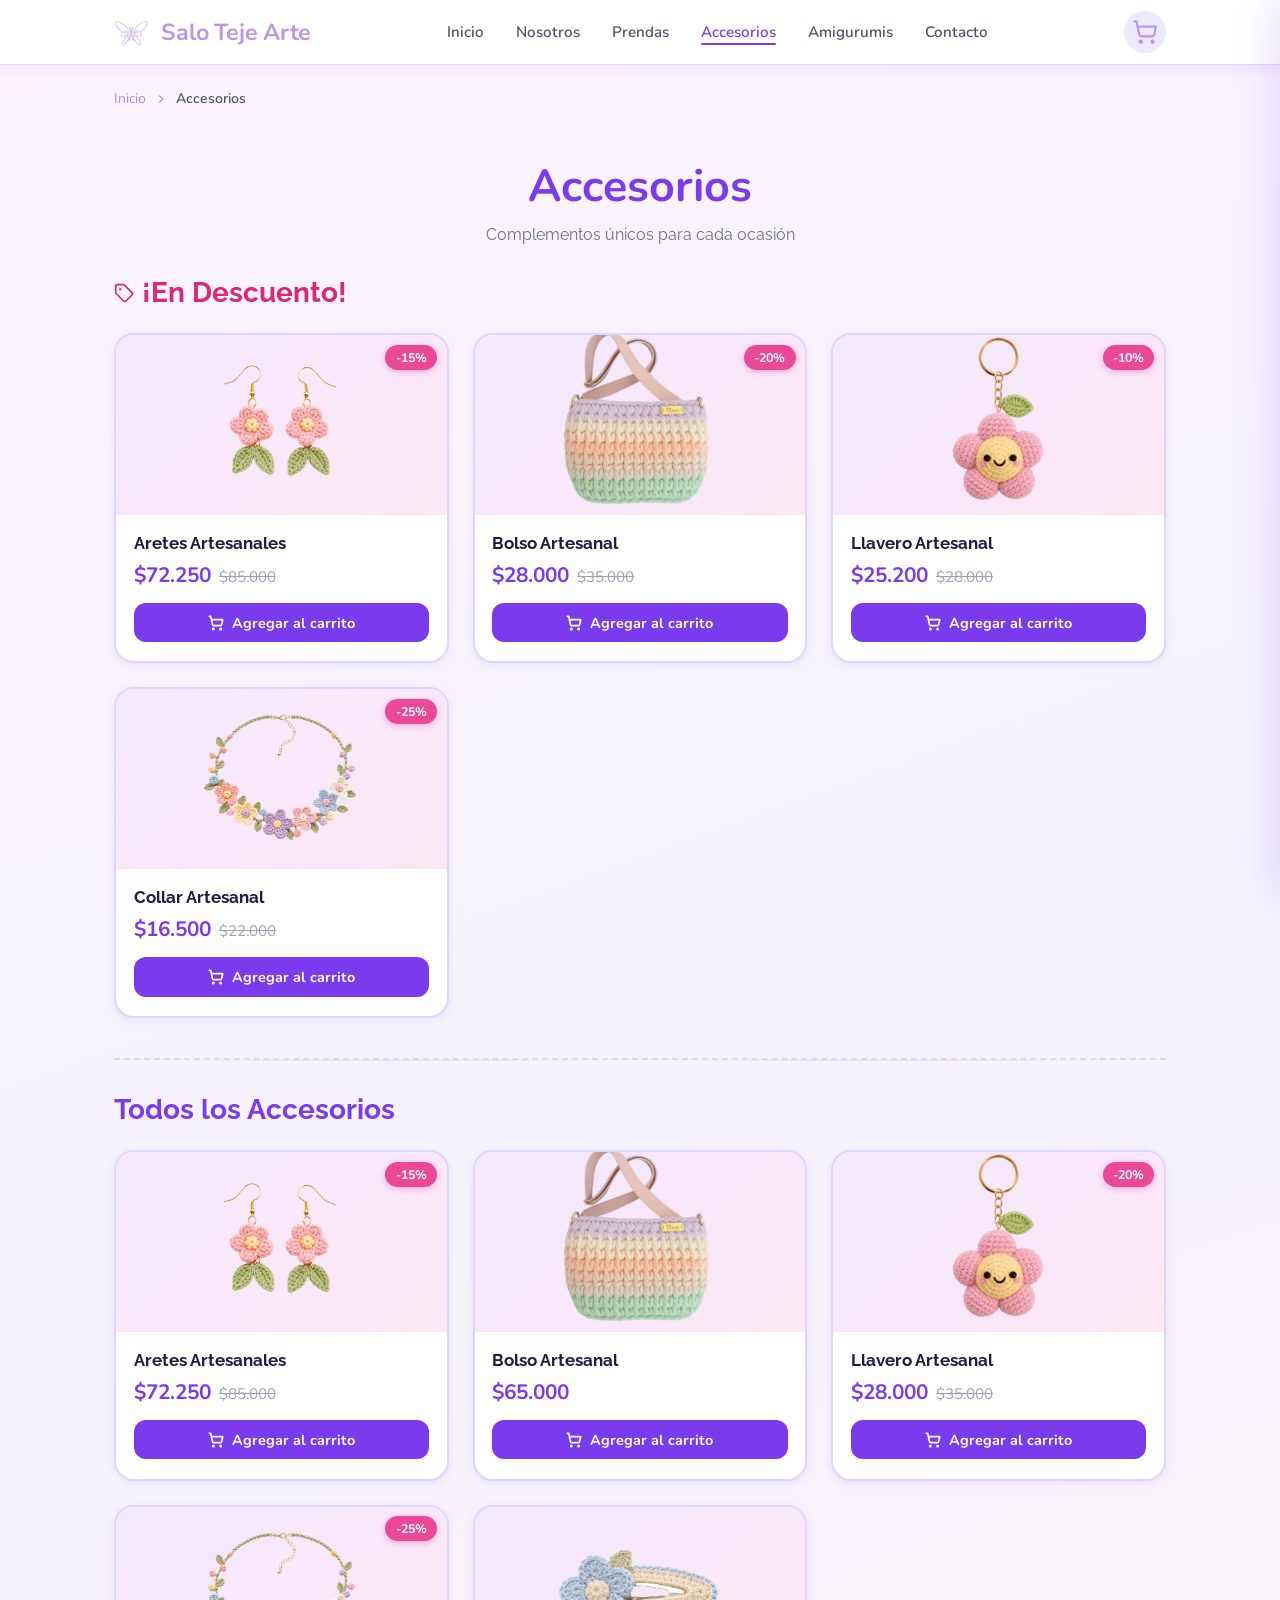
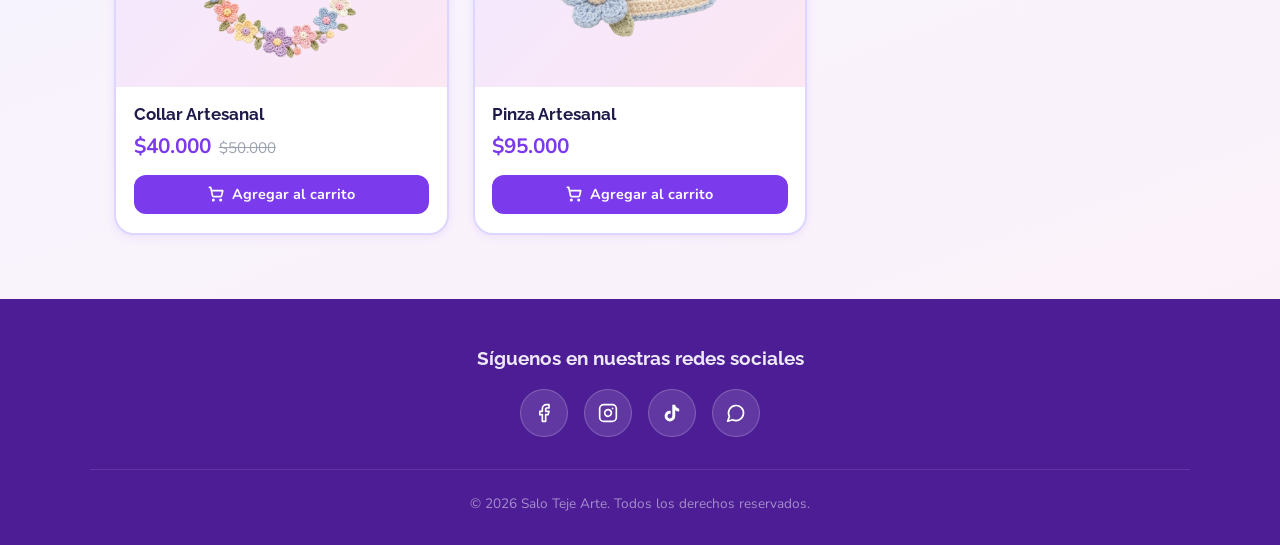
<file: accesorios.html>
<!DOCTYPE html>
<html lang="es">
<head>
  <meta charset="UTF-8" />
  <meta name="viewport" content="width=device-width, initial-scale=1.0" />
  <title>Salo Teje Arte</title>
<link rel="preconnect" href="https://fonts.googleapis.com">
<link rel="preconnect" href="https://fonts.gstatic.com" crossorigin>
<link href="https://fonts.googleapis.com/css2?family=Nunito:ital,wght@0,200..1000;1,200..1000&family=Raleway:ital,wght@0,100..900;1,100..900&display=swap" rel="stylesheet">
  <link rel="stylesheet" href="styles.css" />
  <link rel="icon" type="image/x-icon" href="favicon.ico">
  <link rel="icon" type="image/png" sizes="32x32" href="favicon-32x32.png">
  <link rel="apple-touch-icon" sizes="180x180" href="apple-touch-icon.png">
  <link rel="manifest" href="site.webmanifest">
  <meta name="theme-color" content="#e8541a">  
  
</head>
<body>

<!-- ─── HEADER ─── -->
<header>
    <div class="header-inner">
<a href="index.html" class="logo">

    <img src="images/logo3.png"
         alt="Salo Teje Arte"
         class="logo-img">

    <span class="logo-name">
        Salo Teje Arte
    </span>

</a>

    <nav id="main-nav">
      <a href="index.html">Inicio</a>
      <a href="nosotros.html">Nosotros</a>
      <a href="prendas.html">Prendas</a>
      <a href="accesorios.html" class="active">Accesorios</a>
      <a href="amigurumis.html">Amigurumis</a>
      <a href="contacto.html">Contacto</a>
    </nav>

    <button class="btn-cart" id="cartBtn" title="Ver carrito" aria-label="Ver carrito">
      <svg viewBox="0 0 24 24" fill="none" stroke="currentColor" stroke-width="2" stroke-linecap="round" stroke-linejoin="round">
        <circle cx="8" cy="21" r="1"/><circle cx="19" cy="21" r="1"/>
        <path d="M2.05 2.05h2l2.66 12.42a2 2 0 0 0 2 1.58h9.78a2 2 0 0 0 1.95-1.57l1.65-7.43H5.12"/>
      </svg>
      <span class="cart-badge" id="cartBadge">0</span>
    </button>

    <button class="hamburger" id="menuBtn" aria-label="Menú">
      <span></span><span></span><span></span>
    </button>
  </div>
</header>
<div class="cart-overlay" id="cartOverlay"></div>
<div class="cart-drawer" id="cartDrawer" role="dialog" aria-label="Carrito de compras">
  <div class="drawer-header">
    <h3>🛒 Tu Carrito</h3>
    <button class="btn-close" id="closeCart" aria-label="Cerrar carrito">✕</button>
  </div>
  <div class="drawer-items" id="drawerItems">
    <div class="cart-empty">
      <span>🛍️</span>
      Aún no hay productos en el carrito
    </div>
  </div>
  <div class="drawer-footer" id="drawerFooter" style="display:none;">
    <div class="drawer-total">
      <span>Total</span>
      <span class="total-val" id="drawerTotal">$0</span>
    </div>
    <button class="btn-checkout">Ir a pagar →</button>
  </div>
</div>
  <!-- ═══ MAIN ═══ -->
  <main>
<div class="breadcrumb">
      <a href="salo-teje-arte.html">Inicio</a>
      <svg width="14" height="14" viewBox="0 0 24 24" fill="none" stroke="currentColor" stroke-width="2"><path d="M9 18l6-6-6-6"/></svg>
      <span>Accesorios</span>
    </div>

<!-- ─── HERO ─── -->
<div class="page-hero">
  <h1>Accesorios</h1>
  <p>Complementos únicos para cada ocasión</p>
</div>

<div class="products-wrap">

      <!-- ─ EN DESCUENTO ─ -->
      <div class="section-label descuento">
        <svg width="22" height="22" viewBox="0 0 24 24" fill="none" stroke="#db2777" stroke-width="2" stroke-linecap="round" stroke-linejoin="round">
          <path d="M12.586 2.586A2 2 0 0 0 11.172 2H4a2 2 0 0 0-2 2v7.172a2 2 0 0 0 .586 1.414l8.704 8.704a2.426 2.426 0 0 0 3.42 0l6.58-6.58a2.426 2.426 0 0 0 0-3.42z"/>
          <circle cx="7.5" cy="7.5" r=".5" fill="#db2777"/>
        </svg>
        <h2>¡En Descuento!</h2>
      </div>

      <div class="products-grid" id="discountGrid">

        <div class="product-card">
          <div class="product-img">
           <img src="images/aretes.png" alt="Aretes Artesanales" class="product-image">
            <span class="discount-badge">-15%</span>
          </div>
          <div class="product-body">
            <h3>Aretes Artesanales</h3>
            <div class="price-row">
              <span class="price-now">$72.250</span>
              <span class="price-old">$85.000</span>
            </div>
            <button class="btn-add" data-id="201">
              <svg width="16" height="16" viewBox="0 0 24 24" fill="none" stroke="currentColor" stroke-width="2.5" stroke-linecap="round" stroke-linejoin="round"><circle cx="8" cy="21" r="1"/><circle cx="19" cy="21" r="1"/><path d="M2.05 2.05h2l2.66 12.42a2 2 0 0 0 2 1.58h9.78a2 2 0 0 0 1.95-1.57l1.65-7.43H5.12"/></svg>
              Agregar al carrito
            </button>
          </div>
        </div>

<div class="product-card"> 
  <div class="product-img">
    <img src="images/bolso.png" alt="Bolso Artesanal" class="product-image">
            <span class="discount-badge">-20%</span>
          </div>
          <div class="product-body">
            <h3>Bolso Artesanal</h3>
            <div class="price-row">
              <span class="price-now">$28.000</span>
              <span class="price-old">$35.000</span>
            </div>
            <button class="btn-add" data-id="202">
              <svg width="16" height="16" viewBox="0 0 24 24" fill="none" stroke="currentColor" stroke-width="2.5" stroke-linecap="round" stroke-linejoin="round"><circle cx="8" cy="21" r="1"/><circle cx="19" cy="21" r="1"/><path d="M2.05 2.05h2l2.66 12.42a2 2 0 0 0 2 1.58h9.78a2 2 0 0 0 1.95-1.57l1.65-7.43H5.12"/></svg>
              Agregar al carrito
            </button>
          </div>
        </div>

        <div class="product-card">
          <div class="product-img">
            <img src="images/llavero.png" alt="Llavero Artesanal" class="product-image">
            <span class="discount-badge">-10%</span>
          </div>
          <div class="product-body">
            <h3>Llavero Artesanal</h3>
            <div class="price-row">
              <span class="price-now">$25.200</span>
              <span class="price-old">$28.000</span>
            </div>
            <button class="btn-add" data-id="203">
              <svg width="16" height="16" viewBox="0 0 24 24" fill="none" stroke="currentColor" stroke-width="2.5" stroke-linecap="round" stroke-linejoin="round"><circle cx="8" cy="21" r="1"/><circle cx="19" cy="21" r="1"/><path d="M2.05 2.05h2l2.66 12.42a2 2 0 0 0 2 1.58h9.78a2 2 0 0 0 1.95-1.57l1.65-7.43H5.12"/></svg>
              Agregar al carrito
            </button>
          </div>
        </div>

        <div class="product-card">
          <div class="product-img">
            <img src="images/collar.png" alt="Collar Artesanal" class="product-image">
            <span class="discount-badge">-25%</span>
          </div>
          <div class="product-body">
            <h3>Collar Artesanal</h3>
            <div class="price-row">
              <span class="price-now">$16.500</span>
              <span class="price-old">$22.000</span>
            </div>
            <button class="btn-add" data-id="204">
              <svg width="16" height="16" viewBox="0 0 24 24" fill="none" stroke="currentColor" stroke-width="2.5" stroke-linecap="round" stroke-linejoin="round"><circle cx="8" cy="21" r="1"/><circle cx="19" cy="21" r="1"/><path d="M2.05 2.05h2l2.66 12.42a2 2 0 0 0 2 1.58h9.78a2 2 0 0 0 1.95-1.57l1.65-7.43H5.12"/></svg>
              Agregar al carrito
            </button>
          </div>
        </div>

      </div>

      <hr class="section-divider" />

      <!-- ─ TODOS LOS ACCESORIOS ─ -->
      <div class="section-label todas">
        <h2>Todos los Accesorios</h2>
      </div>

      <div class="products-grid">

        <div class="product-card">
          <div class="product-img">
            <img src="images/aretes.png" alt="Aretes Artesanales" class="product-image">
            <span class="discount-badge">-15%</span>
          </div>
          <div class="product-body">
            <h3>Aretes Artesanales</h3>
            <div class="price-row">
              <span class="price-now">$72.250</span>
              <span class="price-old">$85.000</span>
            </div>
            <button class="btn-add" data-id="201">
              <svg width="16" height="16" viewBox="0 0 24 24" fill="none" stroke="currentColor" stroke-width="2.5" stroke-linecap="round" stroke-linejoin="round"><circle cx="8" cy="21" r="1"/><circle cx="19" cy="21" r="1"/><path d="M2.05 2.05h2l2.66 12.42a2 2 0 0 0 2 1.58h9.78a2 2 0 0 0 1.95-1.57l1.65-7.43H5.12"/></svg>
              Agregar al carrito
            </button>
          </div>
        </div>

        <div class="product-card">
          <div class="product-img">
            <img src="images/bolso.png" alt="Bolso Artesanal" class="product-image">
          </div>
          <div class="product-body">
            <h3>Bolso Artesanal</h3>
            <div class="price-row">
              <span class="price-now">$65.000</span>
            </div>
            <button class="btn-add" data-id="205">
              <svg width="16" height="16" viewBox="0 0 24 24" fill="none" stroke="currentColor" stroke-width="2.5" stroke-linecap="round" stroke-linejoin="round"><circle cx="8" cy="21" r="1"/><circle cx="19" cy="21" r="1"/><path d="M2.05 2.05h2l2.66 12.42a2 2 0 0 0 2 1.58h9.78a2 2 0 0 0 1.95-1.57l1.65-7.43H5.12"/></svg>
              Agregar al carrito
            </button>
          </div>
        </div>

        <div class="product-card">
          <div class="product-img">
            <img src="images/llavero.png" alt="Llavero Artesanal" class="product-image">
            <span class="discount-badge">-20%</span>
          </div>
          <div class="product-body">
            <h3>Llavero Artesanal</h3>
            <div class="price-row">
              <span class="price-now">$28.000</span>
              <span class="price-old">$35.000</span>
            </div>
           <button class="btn-add" data-id="202">
              <svg width="16" height="16" viewBox="0 0 24 24" fill="none" stroke="currentColor" stroke-width="2.5" stroke-linecap="round" stroke-linejoin="round"><circle cx="8" cy="21" r="1"/><circle cx="19" cy="21" r="1"/><path d="M2.05 2.05h2l2.66 12.42a2 2 0 0 0 2 1.58h9.78a2 2 0 0 0 1.95-1.57l1.65-7.43H5.12"/></svg>
              Agregar al carrito
            </button>
          </div>
        </div>

        <div class="product-card">
          <div class="product-img">
            <img src="images/collar.png" alt="Collar Artesanal" class="product-image">
            <span class="discount-badge">-25%</span>
          </div>
          <div class="product-body">
            <h3>Collar Artesanal</h3>
            <div class="price-row">
              <span class="price-now">$40.000</span>
              <span class="price-old">$50.000</span>
            </div>
            <button class="btn-add" data-id="203">
              <svg width="16" height="16" viewBox="0 0 24 24" fill="none" stroke="currentColor" stroke-width="2.5" stroke-linecap="round" stroke-linejoin="round"><circle cx="8" cy="21" r="1"/><circle cx="19" cy="21" r="1"/><path d="M2.05 2.05h2l2.66 12.42a2 2 0 0 0 2 1.58h9.78a2 2 0 0 0 1.95-1.57l1.65-7.43H5.12"/></svg>
              Agregar al carrito
            </button>
          </div>
        </div>

        <div class="product-card">
          <div class="product-img">
            <img src="images/pinza.png" alt="Pinza Artesanal" class="product-image">
          </div>
          <div class="product-body">
            <h3>Pinza Artesanal</h3>
            <div class="price-row">
              <span class="price-now">$95.000</span>
            </div>
            <button class="btn-add" data-id="206">
              <svg width="16" height="16" viewBox="0 0 24 24" fill="none" stroke="currentColor" stroke-width="2.5" stroke-linecap="round" stroke-linejoin="round"><circle cx="8" cy="21" r="1"/><circle cx="19" cy="21" r="1"/><path d="M2.05 2.05h2l2.66 12.42a2 2 0 0 0 2 1.58h9.78a2 2 0 0 0 1.95-1.57l1.65-7.43H5.12"/></svg>
              Agregar al carrito
            </button>
          </div>
        </div>

      </div>
    </div>
  </main>

  <!-- ═══ FOOTER ═══ -->
  <footer id="contacto">
    <div class="footer-inner">
      <h3>Síguenos en nuestras redes sociales</h3>
      <div class="social-links">
        <a href="https://facebook.com" target="_blank" rel="noopener" title="Facebook">
          <svg width="20" height="20" viewBox="0 0 24 24" fill="none" stroke="currentColor" stroke-width="2" stroke-linecap="round" stroke-linejoin="round">
            <path d="M18 2h-3a5 5 0 0 0-5 5v3H7v4h3v8h4v-8h3l1-4h-4V7a1 1 0 0 1 1-1h3z"/>
          </svg>
        </a>
        <a href="https://instagram.com" target="_blank" rel="noopener" title="Instagram">
          <svg width="20" height="20" viewBox="0 0 24 24" fill="none" stroke="currentColor" stroke-width="2" stroke-linecap="round" stroke-linejoin="round">
            <rect width="20" height="20" x="2" y="2" rx="5" ry="5"/>
            <path d="M16 11.37A4 4 0 1 1 12.63 8 4 4 0 0 1 16 11.37z"/>
            <line x1="17.5" x2="17.51" y1="6.5" y2="6.5"/>
          </svg>
        </a>
        <a href="https://tiktok.com" target="_blank" rel="noopener" title="TikTok">
          <svg width="20" height="20" viewBox="0 0 24 24" fill="currentColor">
            <path d="M19.59 6.69a4.83 4.83 0 0 1-3.77-4.25V2h-3.45v13.67a2.89 2.89 0 0 1-5.2 1.74 2.89 2.89 0 0 1 2.31-4.64 2.93 2.93 0 0 1 .88.13V9.4a6.84 6.84 0 0 0-1-.05A6.33 6.33 0 0 0 5 20.1a6.34 6.34 0 0 0 10.86-4.43v-7a8.16 8.16 0 0 0 4.77 1.52v-3.4a4.85 4.85 0 0 1-1-.1z"/>
          </svg>
        </a>
        <a href="https://wa.me/" target="_blank" rel="noopener" title="WhatsApp">
          <svg width="20" height="20" viewBox="0 0 24 24" fill="none" stroke="currentColor" stroke-width="2" stroke-linecap="round" stroke-linejoin="round">
            <path d="M7.9 20A9 9 0 1 0 4 16.1L2 22Z"/>
          </svg>
        </a>
      </div>
      <p class="footer-copy">© 2026 Salo Teje Arte. Todos los derechos reservados.</p>
    </div>
  </footer>

  <!-- Toast notification -->
  <div id="toast">🛒 Producto agregado al carrito</div>

 <script>
const fmt = n => '$' + n.toLocaleString('es-CO');

// Productos accesorios
const allProducts = [
  { id:201, name:'Aretes Artesanales', image:'images/aretes.png', price:72250 },
  { id:202, name:'Bolso Artesanal', image:'images/bolso.png', price:28000 },
  { id:203, name:'Llavero Artesanal', image:'images/llavero.png', price:25200 },
  { id:204, name:'Collar Artesanal', image:'images/collar.png', price:16500 },
  { id:205, name:'Pinza Artesanal', image:'images/pinza.png', price:65000 },

];

// ── Cart state ──
let cart = JSON.parse(localStorage.getItem("cart")) || {};

function saveCart(){
    localStorage.setItem("cart", JSON.stringify(cart));
}

const badge       = document.getElementById('cartBadge');
const drawerItems = document.getElementById('drawerItems');
const drawerFooter= document.getElementById('drawerFooter');
const drawerTotal = document.getElementById('drawerTotal');
const toast       = document.getElementById('toast');

function totalItems() { return Object.values(cart).reduce((s,i)=>s+i.qty,0); }
function totalPrice() { return Object.values(cart).reduce((s,i)=>s+i.price*i.qty,0); }

function updateBadge() {
  const n = totalItems();
  badge.textContent = n;
  badge.classList.toggle('show', n > 0);
}

function renderDrawer() {
  const items = Object.values(cart);
  if (!items.length) {
    drawerItems.innerHTML = `<div class="cart-empty"><span>🛍️</span>Aún no hay productos en el carrito</div>`;
    drawerFooter.style.display = 'none';
    return;
  }
  drawerFooter.style.display = 'block';
  drawerTotal.textContent = fmt(totalPrice());
  drawerItems.innerHTML = items.map(i => `
    <div class="cart-item">
      <span class="ci-emoji">
                <img src="${i.image}" alt="${i.name}" class="cart-image"></span></span>
      <div class="ci-info">
        <div class="ci-name">${i.name}</div>
        <div class="ci-price">${fmt(i.price)}</div>
      </div>
      <div class="ci-qty">
        <button onclick="changeQty(${i.id},-1)">−</button>
        <span>${i.qty}</span>
        <button onclick="changeQty(${i.id},+1)">+</button>
      </div>
    </div>`).join('');
}

function changeQty(id, delta) {

  if (!cart[id]) return;

  cart[id].qty += delta;

  if (cart[id].qty <= 0){
      delete cart[id];
  }

  saveCart();

  updateBadge();
  renderDrawer();

}

function addToCart(id) {

  const p = allProducts.find(x => x.id === id);

  if (!p) return;

  if (cart[id]) {
      cart[id].qty++;
  } else {
      cart[id] = {
          ...p,
          qty:1
      };
  }

  saveCart();

  updateBadge();
  renderDrawer();

  showToast(`✔ ${p.name} agregado`);

}

// Toast
let toastTimer;
function showToast(msg) {
  toast.textContent = msg;
  toast.classList.add('show');
  clearTimeout(toastTimer);
  toastTimer = setTimeout(() => toast.classList.remove('show'), 2200);
}

// Event delegation botones carrito
document.addEventListener('click', e => {
  const btn = e.target.closest('.btn-add');
  if (btn) addToCart(Number(btn.dataset.id));
});

// Cart drawer toggle
const overlay = document.getElementById('cartOverlay');
const drawer  = document.getElementById('cartDrawer');
const cartBtn = document.getElementById('cartBtn');
const closeBtn = document.getElementById('closeCart');

function openCart()  { drawer.classList.add('open');  overlay.classList.add('open'); }
function closeCart() { drawer.classList.remove('open'); overlay.classList.remove('open'); }

cartBtn.addEventListener('click', openCart);
closeBtn.addEventListener('click', closeCart);
overlay.addEventListener('click', closeCart);
document.addEventListener('keydown', e => { if (e.key === 'Escape') closeCart(); });

// Mobile menu
const menuBtn = document.getElementById('menuBtn');
const nav     = document.getElementById('main-nav');
menuBtn.addEventListener('click', () => nav.classList.toggle('open'));
updateBadge();
renderDrawer();
</script>
</body>
</html>
</file>
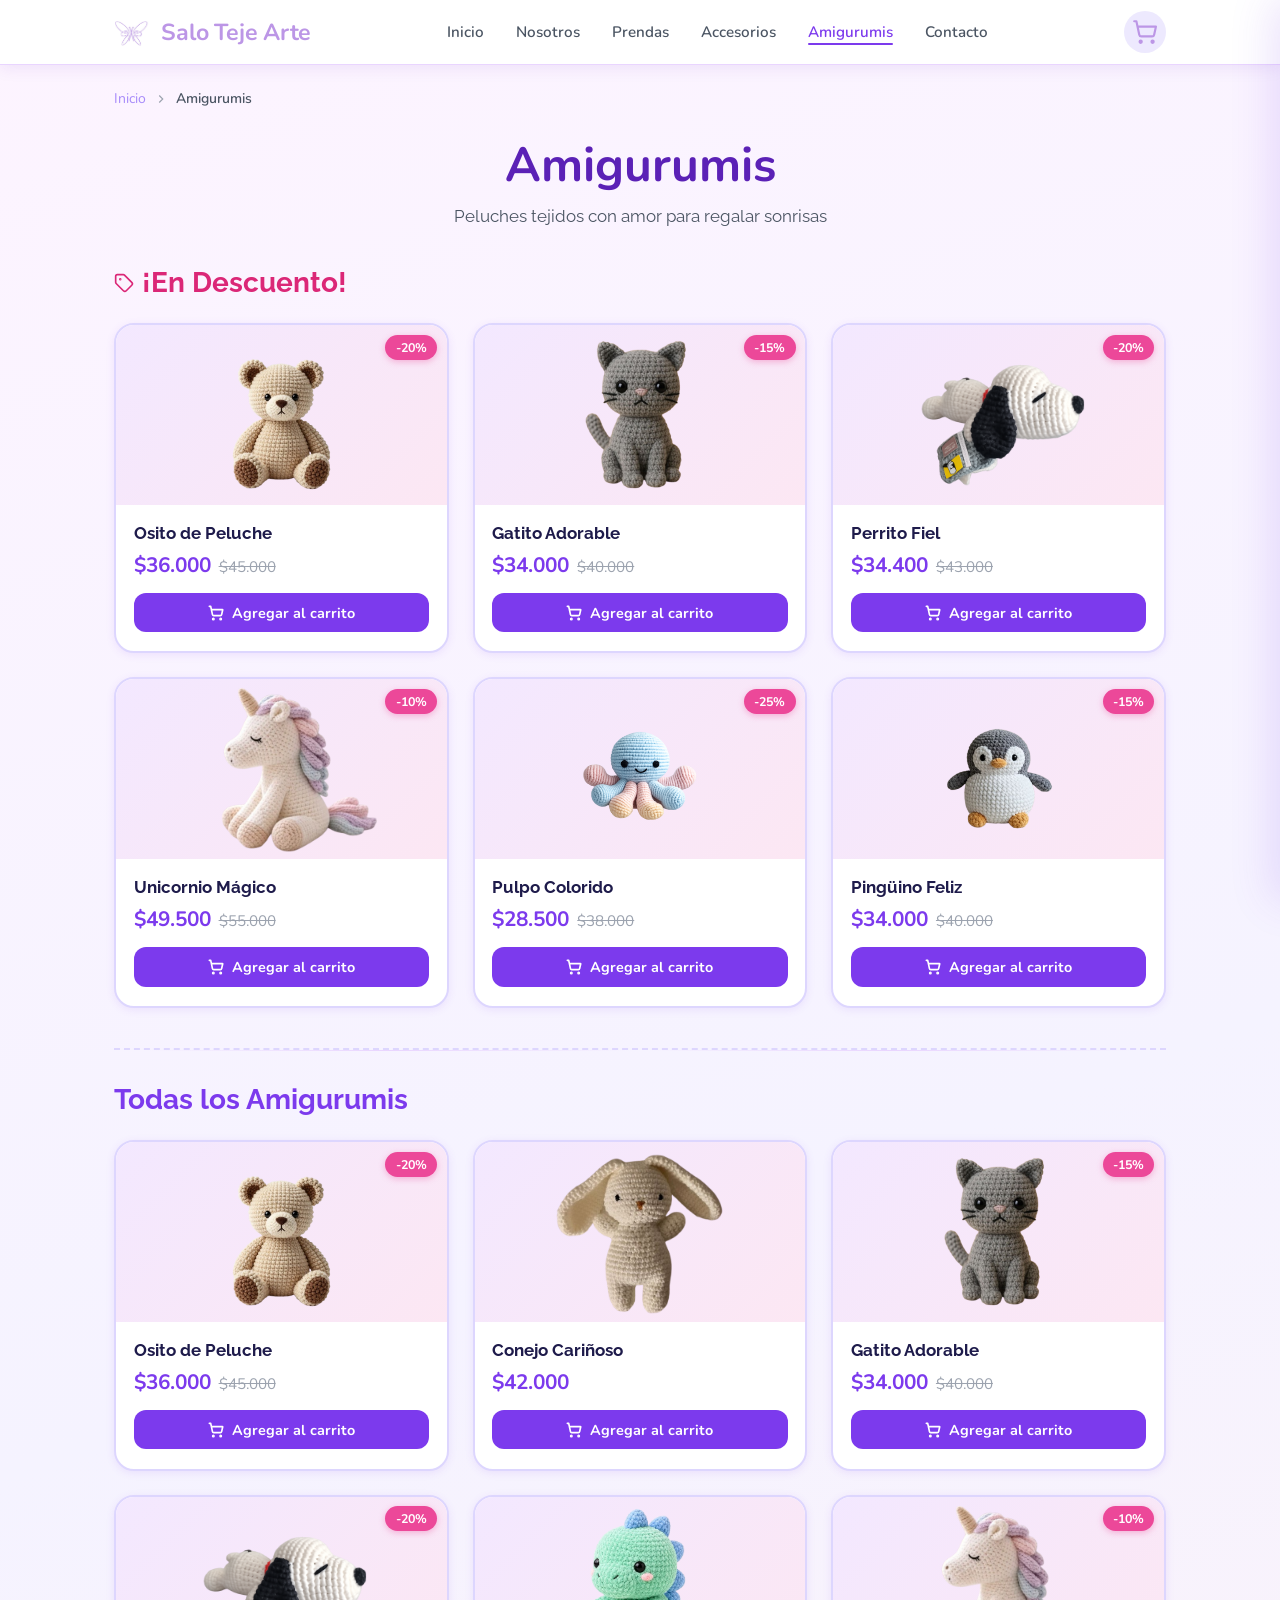
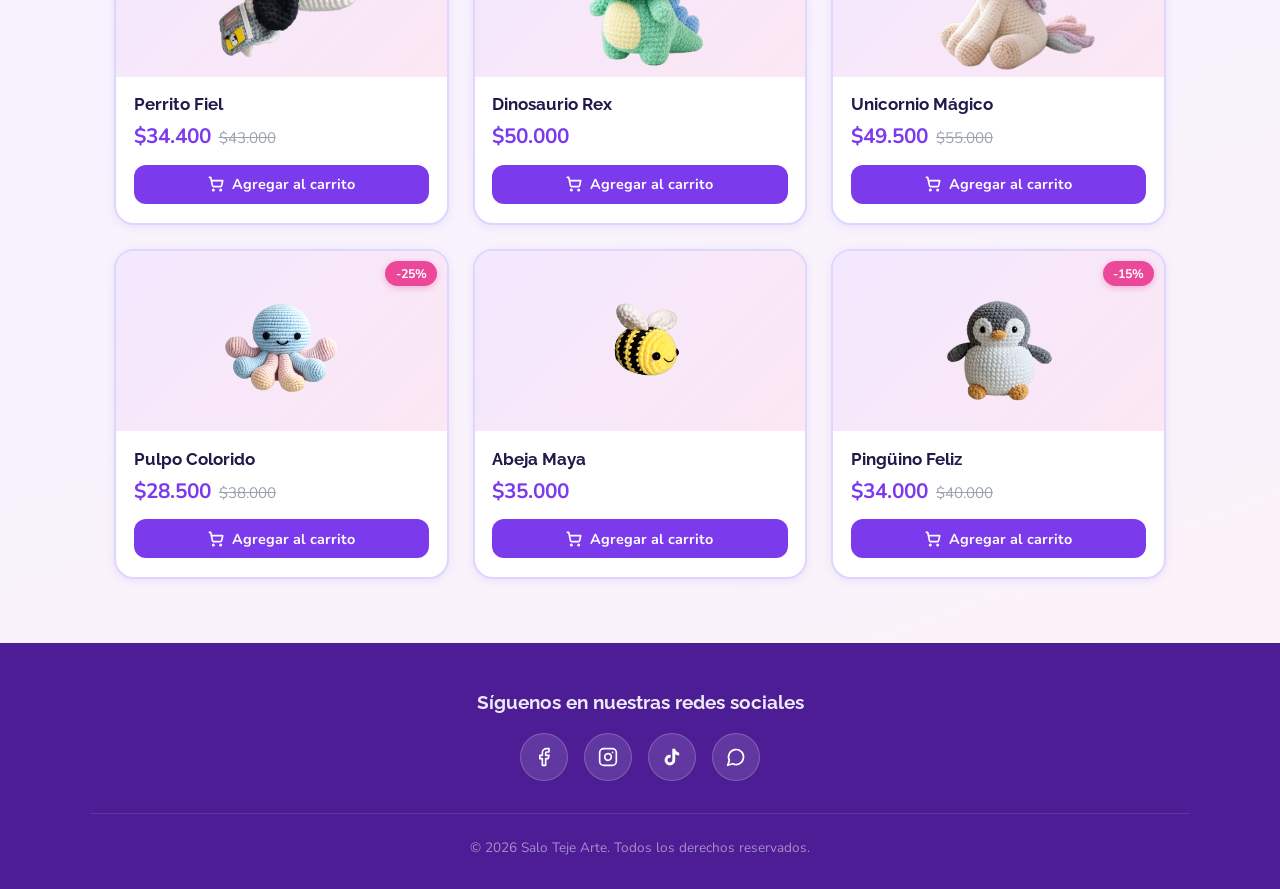
<file: amigurumis.html>
<!DOCTYPE html>
<html lang="es">
<head>
  <meta charset="UTF-8" />
  <meta name="viewport" content="width=device-width, initial-scale=1.0" />
  <title>Salo Teje Arte</title>
<link rel="preconnect" href="https://fonts.googleapis.com">
<link rel="preconnect" href="https://fonts.gstatic.com" crossorigin>
<link href="https://fonts.googleapis.com/css2?family=Nunito:ital,wght@0,200..1000;1,200..1000&family=Raleway:ital,wght@0,100..900;1,100..900&display=swap" rel="stylesheet">
  <link rel="stylesheet" href="styles.css" />
  <link rel="icon" type="image/x-icon" href="favicon.ico">
  <link rel="icon" type="image/png" sizes="32x32" href="favicon-32x32.png">
  <link rel="apple-touch-icon" sizes="180x180" href="apple-touch-icon.png">
  <link rel="manifest" href="site.webmanifest">
  <meta name="theme-color" content="#e8541a">
  </style>
</head>
<body>

  <!-- ═══ HEADER ═══ -->
  <header>
    <div class="header-inner">
<a href="index.html" class="logo">

    <img src="images/logo3.png"
         alt="Salo Teje Arte"
         class="logo-img">

    <span class="logo-name">
        Salo Teje Arte
    </span>

</a>

      <nav id="main-nav">
        <a href="index.html">Inicio</a>
        <a href="nosotros.html">Nosotros</a>
        <a href="prendas.html">Prendas</a>
        <a href="accesorios.html">Accesorios</a>
        <a href="amigurumis.html" class="active">Amigurumis</a>
        <a href="contacto.html">Contacto</a>
      </nav>

      <div style="display:flex;align-items:center;gap:.75rem;">
        <button class="btn-cart" id="cartBtn" title="Carrito">
          <svg width="20" height="20" viewBox="0 0 24 24" fill="none" stroke="currentColor" stroke-width="2" stroke-linecap="round" stroke-linejoin="round">
            <circle cx="8" cy="21" r="1"/><circle cx="19" cy="21" r="1"/>
            <path d="M2.05 2.05h2l2.66 12.42a2 2 0 0 0 2 1.58h9.78a2 2 0 0 0 1.95-1.57l1.65-7.43H5.12"/>
          </svg>
          <span class="cart-badge" id="cartBadge">0</span>
        </button>
        <button class="hamburger" onclick="toggleMenu()" aria-label="Menú">
          <span></span><span></span><span></span>
        </button>
      </div>
    </div>
  </header>

  <div class="cart-overlay" id="cartOverlay"></div>
<div class="cart-drawer" id="cartDrawer" role="dialog" aria-label="Carrito de compras">
  <div class="drawer-header">
    <h3>🛒 Tu Carrito</h3>
    <button class="btn-close" id="closeCart" aria-label="Cerrar carrito">✕</button>
  </div>
  <div class="drawer-items" id="drawerItems">
    <div class="cart-empty">
      <span>🛍️</span>
      Aún no hay productos en el carrito
    </div>
  </div>
  <div class="drawer-footer" id="drawerFooter" style="display:none;">
    <div class="drawer-total">
      <span>Total</span>
      <span class="total-val" id="drawerTotal">$0</span>
    </div>
    <button class="btn-checkout">Ir a pagar →</button>
  </div>
</div>

  <!-- ═══ MAIN ═══ -->
  <main>
    <!-- Breadcrumb -->
    <div class="breadcrumb">
      <a href="salo-teje-arte.html">Inicio</a>
      <svg width="14" height="14" viewBox="0 0 24 24" fill="none" stroke="currentColor" stroke-width="2"><path d="M9 18l6-6-6-6"/></svg>
      <span>Amigurumis</span>
    </div>

    <!-- Page title -->
    <div class="page-header">
      <h1>Amigurumis</h1>
      <p>Peluches tejidos con amor para regalar sonrisas

</p>
    </div>

    <div class="products-wrap">


      <!-- ─ EN DESCUENTO ─ -->
      <div class="section-label descuento">
        <svg width="22" height="22" viewBox="0 0 24 24" fill="none" stroke="#db2777" stroke-width="2" stroke-linecap="round" stroke-linejoin="round">
          <path d="M12.586 2.586A2 2 0 0 0 11.172 2H4a2 2 0 0 0-2 2v7.172a2 2 0 0 0 .586 1.414l8.704 8.704a2.426 2.426 0 0 0 3.42 0l6.58-6.58a2.426 2.426 0 0 0 0-3.42z"/>
          <circle cx="7.5" cy="7.5" r=".5" fill="#db2777"/>
        </svg>
        <h2>¡En Descuento!</h2>
      </div>

      <div class="products-grid" id="discountGrid">

        <div class="product-card">
          <div class="product-img">
            <img src="images/osito.png" alt="Osito de Peluche" class="product-image">
            <span class="discount-badge">-20%</span>
          </div>
          <div class="product-body">
            <h3>Osito de Peluche</h3>
            <div class="price-row">
              <span class="price-now">$36.000</span>
              <span class="price-old">$45.000</span>
            </div>
            <button class="btn-add" data-id="301">
              <svg width="16" height="16" viewBox="0 0 24 24" fill="none" stroke="currentColor" stroke-width="2.5" stroke-linecap="round" stroke-linejoin="round"><circle cx="8" cy="21" r="1"/><circle cx="19" cy="21" r="1"/><path d="M2.05 2.05h2l2.66 12.42a2 2 0 0 0 2 1.58h9.78a2 2 0 0 0 1.95-1.57l1.65-7.43H5.12"/></svg>
              Agregar al carrito
            </button>
          </div>
        </div>

        <div class="product-card">
          <div class="product-img">
            <img src="images/gatito.png" alt="Gatito Adorable" class="product-image">
            <span class="discount-badge">-15%</span>
          </div>
          <div class="product-body">
            <h3>Gatito Adorable</h3>
            <div class="price-row">
              <span class="price-now">$34.000</span>
              <span class="price-old">$40.000</span>
            </div>
            <button class="btn-add" data-id="302">
              <svg width="16" height="16" viewBox="0 0 24 24" fill="none" stroke="currentColor" stroke-width="2.5" stroke-linecap="round" stroke-linejoin="round"><circle cx="8" cy="21" r="1"/><circle cx="19" cy="21" r="1"/><path d="M2.05 2.05h2l2.66 12.42a2 2 0 0 0 2 1.58h9.78a2 2 0 0 0 1.95-1.57l1.65-7.43H5.12"/></svg>
              Agregar al carrito
            </button>
          </div>
        </div>

        <div class="product-card">
          <div class="product-img">
            <img src="images/perrito.png" alt="Perrito Fiel" class="product-image">
            <span class="discount-badge">-20%</span>
          </div>
          <div class="product-body">
            <h3>Perrito Fiel</h3>
            <div class="price-row">
              <span class="price-now">$34.400</span>
              <span class="price-old">$43.000</span>
            </div>
            <button class="btn-add" data-id="303">
              <svg width="16" height="16" viewBox="0 0 24 24" fill="none" stroke="currentColor" stroke-width="2.5" stroke-linecap="round" stroke-linejoin="round"><circle cx="8" cy="21" r="1"/><circle cx="19" cy="21" r="1"/><path d="M2.05 2.05h2l2.66 12.42a2 2 0 0 0 2 1.58h9.78a2 2 0 0 0 1.95-1.57l1.65-7.43H5.12"/></svg>
              Agregar al carrito
            </button>
          </div>
        </div>

        <div class="product-card">
          <div class="product-img">
            <img src="images/unicornio.png" alt="Unicornio Mágico" class="product-image">
            <span class="discount-badge">-10%</span>
          </div>
          <div class="product-body">
            <h3>Unicornio Mágico</h3>
            <div class="price-row">
              <span class="price-now">$49.500</span>
              <span class="price-old">$55.000</span>
            </div>
            <button class="btn-add" data-id="304">
              <svg width="16" height="16" viewBox="0 0 24 24" fill="none" stroke="currentColor" stroke-width="2.5" stroke-linecap="round" stroke-linejoin="round"><circle cx="8" cy="21" r="1"/><circle cx="19" cy="21" r="1"/><path d="M2.05 2.05h2l2.66 12.42a2 2 0 0 0 2 1.58h9.78a2 2 0 0 0 1.95-1.57l1.65-7.43H5.12"/></svg>
              Agregar al carrito
            </button>
          </div>
        </div>

                <div class="product-card">
          <div class="product-img">
            <img src="images/pulpo.png" alt="Pulpo Colorido" class="product-image">
            <span class="discount-badge">-25%</span>
          </div>
          <div class="product-body">
            <h3>Pulpo Colorido</h3>
            <div class="price-row">
              <span class="price-now">$28.500</span>
              <span class="price-old">$38.000</span>
            </div>
            <button class="btn-add" data-id="305">
              <svg width="16" height="16" viewBox="0 0 24 24" fill="none" stroke="currentColor" stroke-width="2.5" stroke-linecap="round" stroke-linejoin="round"><circle cx="8" cy="21" r="1"/><circle cx="19" cy="21" r="1"/><path d="M2.05 2.05h2l2.66 12.42a2 2 0 0 0 2 1.58h9.78a2 2 0 0 0 1.95-1.57l1.65-7.43H5.12"/></svg>
              Agregar al carrito
            </button>
          </div>
        </div>

          <div class="product-card">
          <div class="product-img">
            <img src="images/pinguino.png" alt="Pingüino Feliz" class="product-image">
            <span class="discount-badge">-15%</span>
          </div>
          <div class="product-body">
            <h3>Pingüino Feliz</h3>
            <div class="price-row">
              <span class="price-now">$34.000</span>
              <span class="price-old">$40.000</span>
            </div>
            <button class="btn-add" data-id="306">
              <svg width="16" height="16" viewBox="0 0 24 24" fill="none" stroke="currentColor" stroke-width="2.5" stroke-linecap="round" stroke-linejoin="round"><circle cx="8" cy="21" r="1"/><circle cx="19" cy="21" r="1"/><path d="M2.05 2.05h2l2.66 12.42a2 2 0 0 0 2 1.58h9.78a2 2 0 0 0 1.95-1.57l1.65-7.43H5.12"/></svg>
              Agregar al carrito
            </button>
          </div>
        </div>


      </div>

      <hr class="section-divider" />

      <!-- ─ TODAS LAS PRENDAS ─ -->
      <div class="section-label todas">
        <h2>Todas los Amigurumis</h2>
      </div>

      <div class="products-grid">

        <div class="product-card">
          <div class="product-img">
            <img src="images/osito.png" alt="Osito de Peluche" class="product-image">
            <span class="discount-badge">-20%</span>
          </div>
          <div class="product-body">
            <h3>Osito de Peluche</h3>
            <div class="price-row">
              <span class="price-now">$36.000</span>
              <span class="price-old">$45.000</span>
            </div>
            <button class="btn-add" data-id="301">
              <svg width="16" height="16" viewBox="0 0 24 24" fill="none" stroke="currentColor" stroke-width="2.5" stroke-linecap="round" stroke-linejoin="round"><circle cx="8" cy="21" r="1"/><circle cx="19" cy="21" r="1"/><path d="M2.05 2.05h2l2.66 12.42a2 2 0 0 0 2 1.58h9.78a2 2 0 0 0 1.95-1.57l1.65-7.43H5.12"/></svg>
              Agregar al carrito
            </button>
          </div>
        </div>

        <div class="product-card">
          <div class="product-img">
            <img src="images/conejo.png" alt="Conejo Cariñoso" class="product-image">
          </div>
          <div class="product-body">
            <h3>Conejo Cariñoso</h3>
            <div class="price-row">
              <span class="price-now">$42.000</span>
            </div>
            <button class="btn-add" data-id="307">
              <svg width="16" height="16" viewBox="0 0 24 24" fill="none" stroke="currentColor" stroke-width="2.5" stroke-linecap="round" stroke-linejoin="round"><circle cx="8" cy="21" r="1"/><circle cx="19" cy="21" r="1"/><path d="M2.05 2.05h2l2.66 12.42a2 2 0 0 0 2 1.58h9.78a2 2 0 0 0 1.95-1.57l1.65-7.43H5.12"/></svg>
              Agregar al carrito
            </button>
          </div>
        </div>

        <div class="product-card">
          <div class="product-img">
            <img src="images/gatito.png" alt="Gatito Adorable" class="product-image">
            <span class="discount-badge">-15%</span>
          </div>
          <div class="product-body">
            <h3>Gatito Adorable</h3>
            <div class="price-row">
              <span class="price-now">$34.000</span>
              <span class="price-old">$40.000</span>
            </div>
            <button class="btn-add" data-id="302">
              <svg width="16" height="16" viewBox="0 0 24 24" fill="none" stroke="currentColor" stroke-width="2.5" stroke-linecap="round" stroke-linejoin="round"><circle cx="8" cy="21" r="1"/><circle cx="19" cy="21" r="1"/><path d="M2.05 2.05h2l2.66 12.42a2 2 0 0 0 2 1.58h9.78a2 2 0 0 0 1.95-1.57l1.65-7.43H5.12"/></svg>
              Agregar al carrito
            </button>
          </div>
        </div>

        <div class="product-card">
          <div class="product-img">
            <img src="images/perrito.png" alt="Perrito Fiel" class="product-image">
            <span class="discount-badge">-20%</span>
          </div>
          <div class="product-body">
            <h3>Perrito Fiel</h3>
            <div class="price-row">
              <span class="price-now">$34.400</span>
              <span class="price-old">$43.000</span>
            </div>
            <button class="btn-add" data-id="303">
              <svg width="16" height="16" viewBox="0 0 24 24" fill="none" stroke="currentColor" stroke-width="2.5" stroke-linecap="round" stroke-linejoin="round"><circle cx="8" cy="21" r="1"/><circle cx="19" cy="21" r="1"/><path d="M2.05 2.05h2l2.66 12.42a2 2 0 0 0 2 1.58h9.78a2 2 0 0 0 1.95-1.57l1.65-7.43H5.12"/></svg>
              Agregar al carrito
            </button>
          </div>
        </div>

                <div class="product-card">
          <div class="product-img">
            <img src="images/dinosaurio.png" alt="Dinosaurio Rex" class="product-image">
          </div>
          <div class="product-body">
            <h3>Dinosaurio Rex</h3>
            <div class="price-row">
              <span class="price-now">$50.000</span>
            </div>
            <button class="btn-add" data-id="308">
              <svg width="16" height="16" viewBox="0 0 24 24" fill="none" stroke="currentColor" stroke-width="2.5" stroke-linecap="round" stroke-linejoin="round"><circle cx="8" cy="21" r="1"/><circle cx="19" cy="21" r="1"/><path d="M2.05 2.05h2l2.66 12.42a2 2 0 0 0 2 1.58h9.78a2 2 0 0 0 1.95-1.57l1.65-7.43H5.12"/></svg>
              Agregar al carrito
            </button>
          </div>
        </div>

        <div class="product-card">
          <div class="product-img">
            <img src="images/unicornio.png" alt="Unicornio Mágico" class="product-image">
            <span class="discount-badge">-10%</span>
          </div>
          <div class="product-body">
            <h3>Unicornio Mágico</h3>
            <div class="price-row">
              <span class="price-now">$49.500</span>
              <span class="price-old">$55.000</span>
            </div>
            <button class="btn-add" data-id="304">
              <svg width="16" height="16" viewBox="0 0 24 24" fill="none" stroke="currentColor" stroke-width="2.5" stroke-linecap="round" stroke-linejoin="round"><circle cx="8" cy="21" r="1"/><circle cx="19" cy="21" r="1"/><path d="M2.05 2.05h2l2.66 12.42a2 2 0 0 0 2 1.58h9.78a2 2 0 0 0 1.95-1.57l1.65-7.43H5.12"/></svg>
              Agregar al carrito
            </button>
          </div>
        </div>

                <div class="product-card">
          <div class="product-img">
            <img src="images/pulpo.png" alt="Pulpo Colorido" class="product-image">
            <span class="discount-badge">-25%</span>
          </div>
          <div class="product-body">
            <h3>Pulpo Colorido</h3>
            <div class="price-row">
              <span class="price-now">$28.500</span>
              <span class="price-old">$38.000</span>
            </div>
            <button class="btn-add" data-id="305">
              <svg width="16" height="16" viewBox="0 0 24 24" fill="none" stroke="currentColor" stroke-width="2.5" stroke-linecap="round" stroke-linejoin="round"><circle cx="8" cy="21" r="1"/><circle cx="19" cy="21" r="1"/><path d="M2.05 2.05h2l2.66 12.42a2 2 0 0 0 2 1.58h9.78a2 2 0 0 0 1.95-1.57l1.65-7.43H5.12"/></svg>
              Agregar al carrito
            </button>
          </div>
        </div>

        <div class="product-card">
          <div class="product-img">
            <img src="images/abeja.png" alt="Abeja Maya" class="product-image">
          </div>
          <div class="product-body">
            <h3>Abeja Maya</h3>
            <div class="price-row">
              <span class="price-now">$35.000</span>
            </div>
            <button class="btn-add" data-id="309">
              <svg width="16" height="16" viewBox="0 0 24 24" fill="none" stroke="currentColor" stroke-width="2.5" stroke-linecap="round" stroke-linejoin="round"><circle cx="8" cy="21" r="1"/><circle cx="19" cy="21" r="1"/><path d="M2.05 2.05h2l2.66 12.42a2 2 0 0 0 2 1.58h9.78a2 2 0 0 0 1.95-1.57l1.65-7.43H5.12"/></svg>
              Agregar al carrito
            </button>
          </div>
        </div>

                  <div class="product-card">
          <div class="product-img">
            <img src="images/pinguino.png" alt="Pingüino Feliz" class="product-image">
            <span class="discount-badge">-15%</span>
          </div>
          <div class="product-body">
            <h3>Pingüino Feliz</h3>
            <div class="price-row">
              <span class="price-now">$34.000</span>
              <span class="price-old">$40.000</span>
            </div>
            <button class="btn-add" data-id="306">
              <svg width="16" height="16" viewBox="0 0 24 24" fill="none" stroke="currentColor" stroke-width="2.5" stroke-linecap="round" stroke-linejoin="round"><circle cx="8" cy="21" r="1"/><circle cx="19" cy="21" r="1"/><path d="M2.05 2.05h2l2.66 12.42a2 2 0 0 0 2 1.58h9.78a2 2 0 0 0 1.95-1.57l1.65-7.43H5.12"/></svg>
              Agregar al carrito
            </button>
          </div>
        </div>

      </div>
    </div>
  </main>

  <!-- ═══ FOOTER ═══ -->
  <footer id="contacto">
    <div class="footer-inner">
      <h3>Síguenos en nuestras redes sociales</h3>
      <div class="social-links">
        <a href="https://facebook.com" target="_blank" rel="noopener" title="Facebook">
          <svg width="20" height="20" viewBox="0 0 24 24" fill="none" stroke="currentColor" stroke-width="2" stroke-linecap="round" stroke-linejoin="round">
            <path d="M18 2h-3a5 5 0 0 0-5 5v3H7v4h3v8h4v-8h3l1-4h-4V7a1 1 0 0 1 1-1h3z"/>
          </svg>
        </a>
        <a href="https://instagram.com" target="_blank" rel="noopener" title="Instagram">
          <svg width="20" height="20" viewBox="0 0 24 24" fill="none" stroke="currentColor" stroke-width="2" stroke-linecap="round" stroke-linejoin="round">
            <rect width="20" height="20" x="2" y="2" rx="5" ry="5"/>
            <path d="M16 11.37A4 4 0 1 1 12.63 8 4 4 0 0 1 16 11.37z"/>
            <line x1="17.5" x2="17.51" y1="6.5" y2="6.5"/>
          </svg>
        </a>
        <a href="https://tiktok.com" target="_blank" rel="noopener" title="TikTok">
          <svg width="20" height="20" viewBox="0 0 24 24" fill="currentColor">
            <path d="M19.59 6.69a4.83 4.83 0 0 1-3.77-4.25V2h-3.45v13.67a2.89 2.89 0 0 1-5.2 1.74 2.89 2.89 0 0 1 2.31-4.64 2.93 2.93 0 0 1 .88.13V9.4a6.84 6.84 0 0 0-1-.05A6.33 6.33 0 0 0 5 20.1a6.34 6.34 0 0 0 10.86-4.43v-7a8.16 8.16 0 0 0 4.77 1.52v-3.4a4.85 4.85 0 0 1-1-.1z"/>
          </svg>
        </a>
        <a href="https://wa.me/" target="_blank" rel="noopener" title="WhatsApp">
          <svg width="20" height="20" viewBox="0 0 24 24" fill="none" stroke="currentColor" stroke-width="2" stroke-linecap="round" stroke-linejoin="round">
            <path d="M7.9 20A9 9 0 1 0 4 16.1L2 22Z"/>
          </svg>
        </a>
      </div>
      <p class="footer-copy">© 2026 Salo Teje Arte. Todos los derechos reservados.</p>
    </div>
  </footer>

  <!-- Toast notification -->
  <div id="toast">🛒 Producto agregado al carrito</div>

  <script>
const fmt = n => '$' + n.toLocaleString('es-CO');

// Productos Amigurumis
const allProducts = [
  { id:301, name:'Osito Teddy', image:'images/osito.png', price:36000 },
  { id:302, name:'Gatito Adorable', image:'images/gatito.png', price:34000 },
  { id:303, name:'Perrito Fiel', image:'images/perrito.png', price:34400 },
  { id:304, name:'Unicornio Mágico', image:'images/unicornio.png', price:49500 },
  { id:305, name:'Pulpo Colorido', image:'images/pulpo.png', price:28500 },
  { id:306, name:'Pingüino Feliz', image:'images/pinguino.png', price:34000 },
  { id:307, name:'Conejito Saltarín', image:'images/conejo.png', price:42000 },
  { id:308, name:'Dinosaurio Rex', image:'images/dinosaurio.png', price:50000 },
  { id:309, name:'Abeja Maya', image:'images/abeja.png', price:35000 }
];

// ── Cart state ──
let cart = JSON.parse(localStorage.getItem("cart")) || {};

function saveCart(){
    localStorage.setItem("cart", JSON.stringify(cart));
}

const badge       = document.getElementById('cartBadge');
const drawerItems = document.getElementById('drawerItems');
const drawerFooter= document.getElementById('drawerFooter');
const drawerTotal = document.getElementById('drawerTotal');
const toast       = document.getElementById('toast');

function totalItems() { return Object.values(cart).reduce((s,i)=>s+i.qty,0); }
function totalPrice() { return Object.values(cart).reduce((s,i)=>s+i.price*i.qty,0); }

function updateBadge() {
  const n = totalItems();
  badge.textContent = n;
  badge.classList.toggle('show', n > 0);
}

function renderDrawer() {
  const items = Object.values(cart);
  if (!items.length) {
    drawerItems.innerHTML = `<div class="cart-empty"><span>🛍️</span>Aún no hay productos en el carrito</div>`;
    drawerFooter.style.display = 'none';
    return;
  }
  drawerFooter.style.display = 'block';
  drawerTotal.textContent = fmt(totalPrice());
  drawerItems.innerHTML = items.map(i => `
    <div class="cart-item">
      <span class="ci-emoji">
                <img src="${i.image}" alt="${i.name}" class="cart-image"></span></span>
      <div class="ci-info">
        <div class="ci-name">${i.name}</div>
        <div class="ci-price">${fmt(i.price)}</div>
      </div>
      <div class="ci-qty">
        <button onclick="changeQty(${i.id},-1)">−</button>
        <span>${i.qty}</span>
        <button onclick="changeQty(${i.id},+1)">+</button>
      </div>
    </div>`).join('');
}

function changeQty(id, delta) {

  if (!cart[id]) return;

  cart[id].qty += delta;

  if (cart[id].qty <= 0){
      delete cart[id];
  }

  saveCart();

  updateBadge();
  renderDrawer();

}

function addToCart(id) {

  const p = allProducts.find(x => x.id === id);

  if (!p) return;

  if (cart[id]) {
      cart[id].qty++;
  } else {
      cart[id] = {
          ...p,
          qty:1
      };
  }

  saveCart();

  updateBadge();
  renderDrawer();

  showToast(`✔ ${p.name} agregado`);

}

// Toast
let toastTimer;
function showToast(msg) {
  toast.textContent = msg;
  toast.classList.add('show');
  clearTimeout(toastTimer);
  toastTimer = setTimeout(() => toast.classList.remove('show'), 2200);
}

// Event delegation botones carrito
document.addEventListener('click', e => {
  const btn = e.target.closest('.btn-add');
  if (btn) addToCart(Number(btn.dataset.id));
});

// Cart drawer toggle
const overlay = document.getElementById('cartOverlay');
const drawer  = document.getElementById('cartDrawer');
const cartBtn = document.getElementById('cartBtn');
const closeBtn = document.getElementById('closeCart');

function openCart()  { drawer.classList.add('open');  overlay.classList.add('open'); }
function closeCart() { drawer.classList.remove('open'); overlay.classList.remove('open'); }

cartBtn.addEventListener('click', openCart);
closeBtn.addEventListener('click', closeCart);
overlay.addEventListener('click', closeCart);
document.addEventListener('keydown', e => { if (e.key === 'Escape') closeCart(); });

// Mobile menu
const menuBtn = document.getElementById('menuBtn');
const nav     = document.getElementById('main-nav');
menuBtn.addEventListener('click', () => nav.classList.toggle('open'));

window.addEventListener("DOMContentLoaded", () => {
    updateBadge();
    renderDrawer();
});
</script>
</body>
</html>
</file>
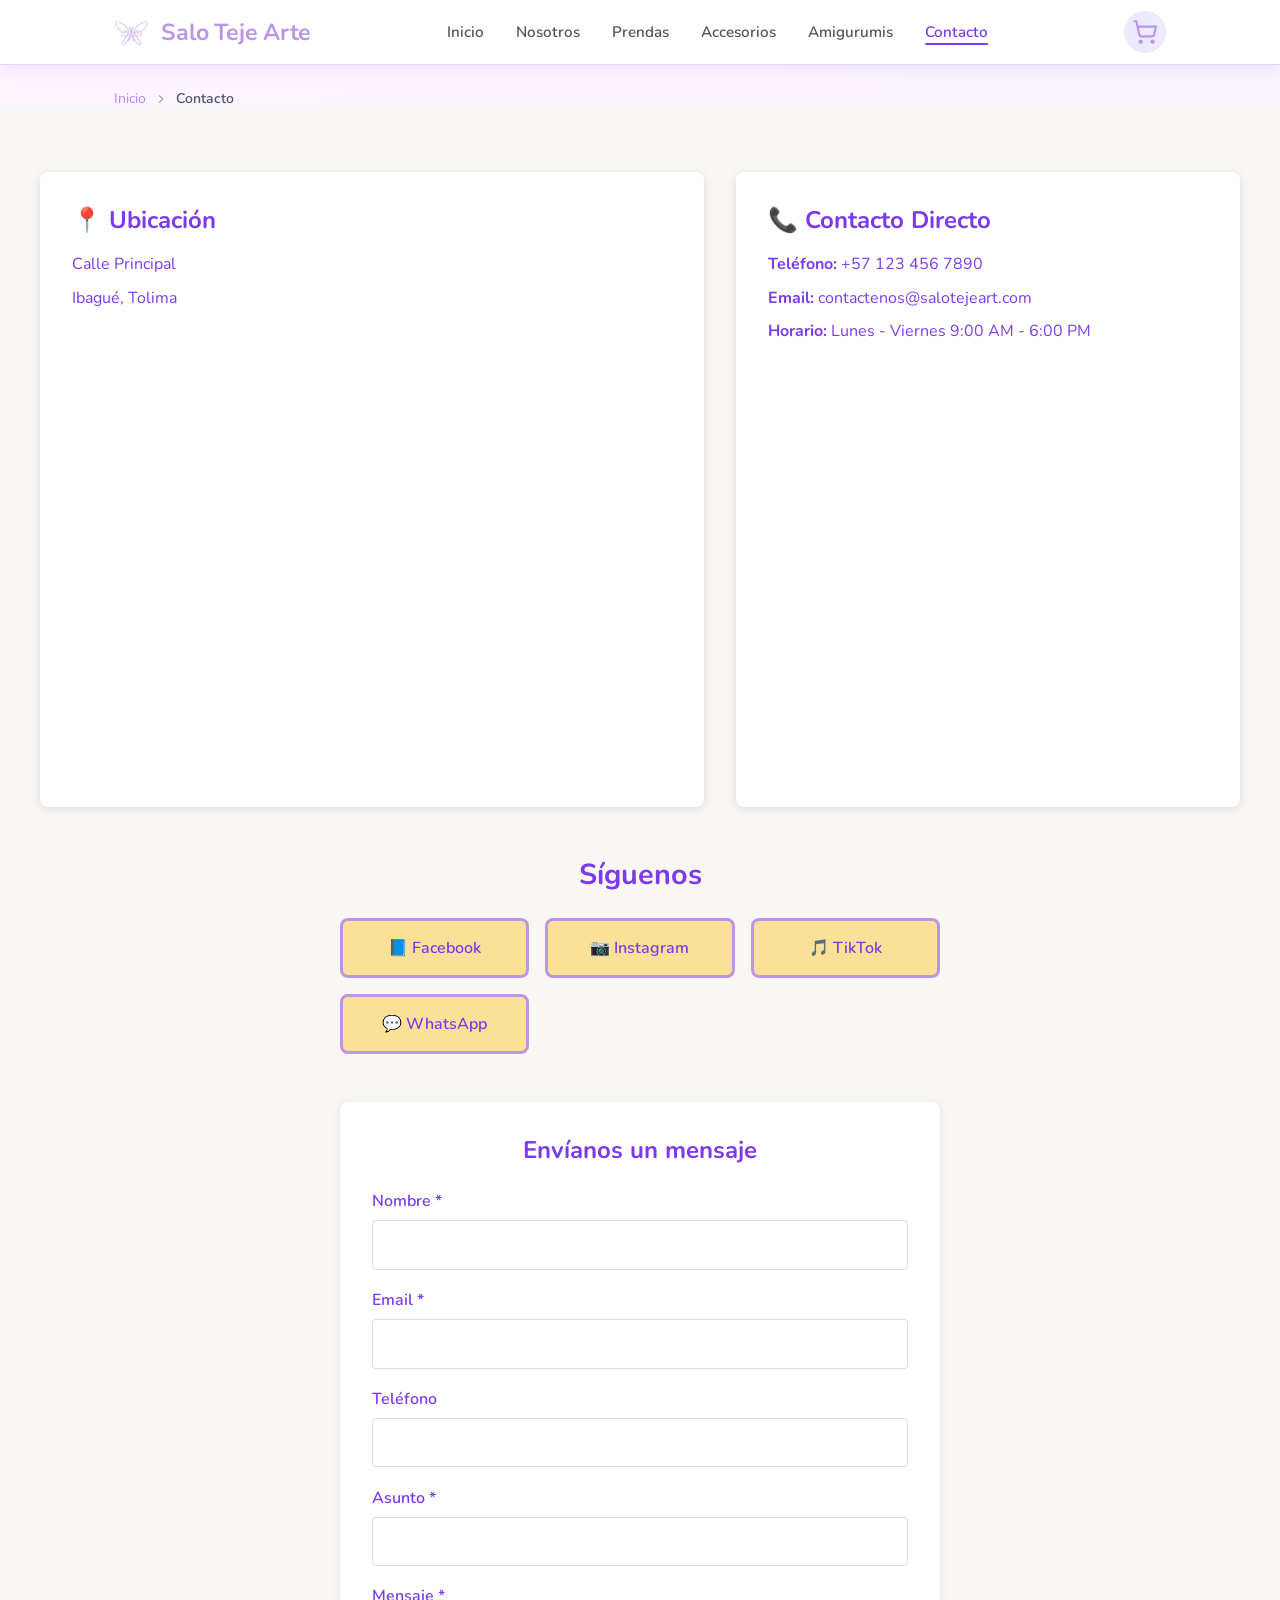
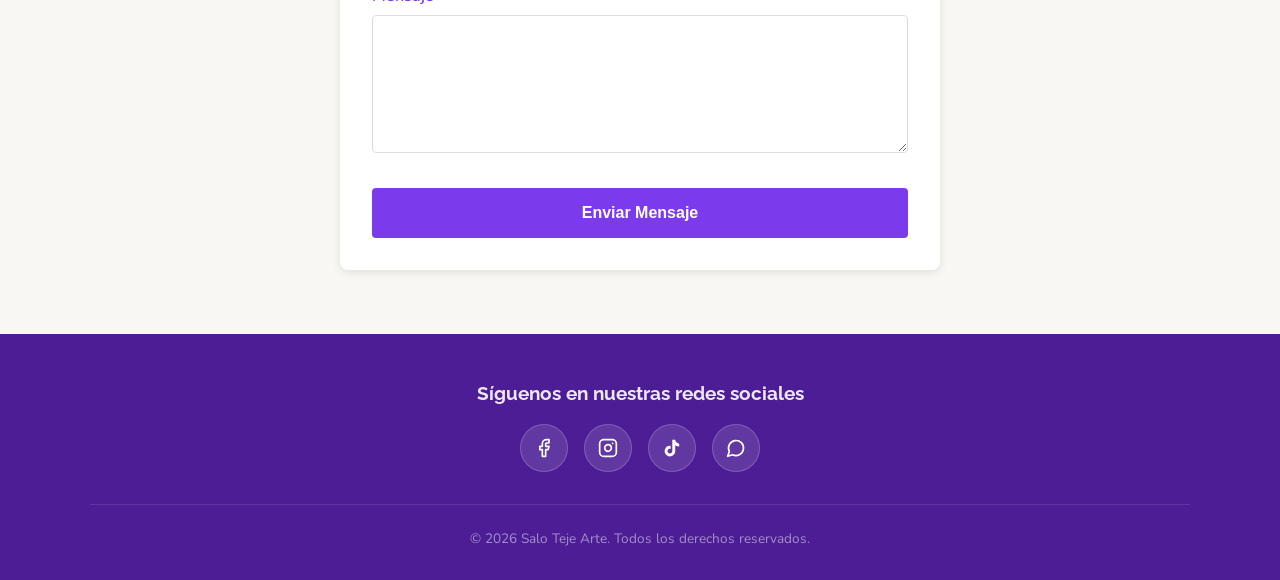
<file: contacto.html>
<!DOCTYPE html>
<html lang="es">
<head>
  <meta charset="UTF-8" />
  <meta name="viewport" content="width=device-width, initial-scale=1.0" />
  <title>Salo Teje Arte</title>
<link rel="preconnect" href="https://fonts.googleapis.com">
<link rel="preconnect" href="https://fonts.gstatic.com" crossorigin>
<link href="https://fonts.googleapis.com/css2?family=Nunito:ital,wght@0,200..1000;1,200..1000&family=Raleway:ital,wght@0,100..900;1,100..900&display=swap" rel="stylesheet">  <link rel="stylesheet" href="styles.css" />
  <link rel="icon" type="image/x-icon" href="favicon.ico">
  <link rel="icon" type="image/png" sizes="32x32" href="favicon-32x32.png">
  <link rel="apple-touch-icon" sizes="180x180" href="apple-touch-icon.png">
  <link rel="manifest" href="site.webmanifest">
  <meta name="theme-color" content="#e8541a">
  </style>
</head>
<body>

  <!-- ═══ HEADER ═══ -->
  <header>
    <div class="header-inner">
<a href="index.html" class="logo">

    <img src="images/logo3.png"
         alt="Salo Teje Arte"
         class="logo-img">

    <span class="logo-name">
        Salo Teje Arte
    </span>

</a>

      <nav id="main-nav">
        <a href="index.html">Inicio</a>
        <a href="nosotros.html">Nosotros</a>
        <a href="prendas.html">Prendas</a>
        <a href="accesorios.html">Accesorios</a>
        <a href="amigurumis.html">Amigurumis</a>
        <a href="contacto.html" class="active">Contacto</a>
      </nav>


      <div style="display:flex;align-items:center;gap:.75rem;">
        <button class="btn-cart" title="Carrito">
          <svg width="20" height="20" viewBox="0 0 24 24" fill="none" stroke="currentColor" stroke-width="2" stroke-linecap="round" stroke-linejoin="round">
            <circle cx="8" cy="21" r="1"/><circle cx="19" cy="21" r="1"/>
            <path d="M2.05 2.05h2l2.66 12.42a2 2 0 0 0 2 1.58h9.78a2 2 0 0 0 1.95-1.57l1.65-7.43H5.12"/>
          </svg>
        </button>
        <button class="hamburger" onclick="toggleMenu()" aria-label="Menú">
          <span></span><span></span><span></span>
        </button>
      </div>
    </div>
  </header>

  <!-- ═══ HERO ═══ -->
  <main>
    <div class="breadcrumb">
      <a href="salo-teje-arte.html">Inicio</a>
      <svg width="14" height="14" viewBox="0 0 24 24" fill="none" stroke="currentColor" stroke-width="2"><path d="M9 18l6-6-6-6"/></svg>
      <span>Contacto</span>
    </div>

    <section class="contact-section">
  <div class="contact-container">
    <!-- Ubicación y Dirección -->
    <div class="contact-info">
      <div class="info-card">
        <h3>📍 Ubicación</h3>
        <p>Calle Principal</p>
        <p>Ibagué, Tolima</p>
        <iframe src="https://www.google.com/maps/embed?pb=!1m18!1m12!1m3!1d63647.89745082598!2d-75.18677755!3d4.4122895!2m3!1f0!2f0!3f0!3m2!1i1024!2i768!4f13.1!3m3!1m2!1s0x8e38c491115f4d5f%3A0xe0cae43859d2401e!2zSWJhZ3XDqSwgVG9saW1h!5e0!3m2!1ses!2sco!4v1785458307199!5m2!1ses!2sco" width="600" height="450" style="border:0;" allowfullscreen="" loading="lazy" referrerpolicy="strict-origin-when-cross-origin" width="100%" height="300" style="border:0;" allowfullscreen="" loading="lazy"></iframe>
      </div>

      <div class="info-card">
        <h3>📞 Contacto Directo</h3>
        <p><strong>Teléfono:</strong> +57 123 456 7890</p>
        <p><strong>Email:</strong> contactenos@salotejeart.com</p>
        <p><strong>Horario:</strong> Lunes - Viernes 9:00 AM - 6:00 PM</p>
      </div>
    </div>

    <!-- Redes Sociales Ampliadas -->
    <div class="social-section">
      <h3>Síguenos</h3>
      <div class="social-expanded">
        <a href="https://facebook.com/salotejeart" target="_blank" class="social-btn facebook">
          <span>📘 Facebook</span>
        </a>
        <a href="https://instagram.com/salotejeart" target="_blank" class="social-btn instagram">
          <span>📷 Instagram</span>
        </a>
        <a href="https://tiktok.com/@salotejeart" target="_blank" class="social-btn tiktok">
          <span>🎵 TikTok</span>
        </a>
        <a href="https://wa.me/57123456789" target="_blank" class="social-btn whatsapp">
          <span>💬 WhatsApp</span>
        </a>
      </div>
    </div>

    <!-- Formulario de Contacto -->
    <div class="form-section">
      <h3>Envíanos un mensaje</h3>
      <form id="contact-form" class="contact-form">
        <div class="form-group">
          <label for="name">Nombre *</label>
          <input type="text" id="name" name="name" required>
        </div>
        <div class="form-group">
          <label for="email">Email *</label>
          <input type="email" id="email" name="email" required>
        </div>
        <div class="form-group">
          <label for="phone">Teléfono</label>
          <input type="tel" id="phone" name="phone">
        </div>
        <div class="form-group">
          <label for="subject">Asunto *</label>
          <input type="text" id="subject" name="subject" required>
        </div>
        <div class="form-group">
          <label for="message">Mensaje *</label>
          <textarea id="message" name="message" rows="5" required></textarea>
        </div>
        <button type="submit" class="btn-submit">Enviar Mensaje</button>
      </form>
      <div id="form-message" class="form-message"></div>
    </div>
  </div>
</section>

  <!-- ═══ FOOTER ═══ -->
  <footer id="contacto">
    <div class="footer-inner">
      <h3>Síguenos en nuestras redes sociales</h3>
      <div class="social-links">
        <!-- Facebook -->
        <a href="https://facebook.com" target="_blank" rel="noopener" title="Facebook">
          <svg width="20" height="20" viewBox="0 0 24 24" fill="none" stroke="currentColor" stroke-width="2" stroke-linecap="round" stroke-linejoin="round">
            <path d="M18 2h-3a5 5 0 0 0-5 5v3H7v4h3v8h4v-8h3l1-4h-4V7a1 1 0 0 1 1-1h3z"/>
          </svg>
        </a>
        <!-- Instagram -->
        <a href="https://instagram.com" target="_blank" rel="noopener" title="Instagram">
          <svg width="20" height="20" viewBox="0 0 24 24" fill="none" stroke="currentColor" stroke-width="2" stroke-linecap="round" stroke-linejoin="round">
            <rect width="20" height="20" x="2" y="2" rx="5" ry="5"/>
            <path d="M16 11.37A4 4 0 1 1 12.63 8 4 4 0 0 1 16 11.37z"/>
            <line x1="17.5" x2="17.51" y1="6.5" y2="6.5"/>
          </svg>
        </a>
        <!-- TikTok -->
        <a href="https://tiktok.com" target="_blank" rel="noopener" title="TikTok">
          <svg width="20" height="20" viewBox="0 0 24 24" fill="currentColor">
            <path d="M19.59 6.69a4.83 4.83 0 0 1-3.77-4.25V2h-3.45v13.67a2.89 2.89 0 0 1-5.2 1.74 2.89 2.89 0 0 1 2.31-4.64 2.93 2.93 0 0 1 .88.13V9.4a6.84 6.84 0 0 0-1-.05A6.33 6.33 0 0 0 5 20.1a6.34 6.34 0 0 0 10.86-4.43v-7a8.16 8.16 0 0 0 4.77 1.52v-3.4a4.85 4.85 0 0 1-1-.1z"/>
          </svg>
        </a>
        <!-- WhatsApp -->
        <a href="https://wa.me/" target="_blank" rel="noopener" title="WhatsApp">
          <svg width="20" height="20" viewBox="0 0 24 24" fill="none" stroke="currentColor" stroke-width="2" stroke-linecap="round" stroke-linejoin="round">
            <path d="M7.9 20A9 9 0 1 0 4 16.1L2 22Z"/>
          </svg>
        </a>
      </div>
      <p class="footer-copy">© 2026 Salo Teje Arte. Todos los derechos reservados.</p>
    </div>
  </footer>

  <script>
    function toggleMenu() {
      const nav = document.getElementById('main-nav');
      nav.classList.toggle('open');
    }
  </script>
  <script>
document.getElementById('contact-form').addEventListener('submit', function(e) {
  e.preventDefault();
  const formMessage = document.getElementById('form-message');
  const formData = new FormData(this);
  
  fetch('send-email.php', {
    method: 'POST',
    body: formData
  })
  .then(response => response.json())
  .then(data => {
    if(data.success) {
      formMessage.textContent = '¡Mensaje enviado exitosamente! Nos pondremos en contacto pronto.';
      formMessage.classList.add('success');
      this.reset();
    } else {
      formMessage.textContent = 'Error al enviar. Intenta nuevamente.';
      formMessage.classList.add('error');
    }
  })
  .catch(() => {
    formMessage.textContent = 'Error de conexión. Intenta nuevamente.';
    formMessage.classList.add('error');
  });
});
</script>
</body>
</html>
</file>
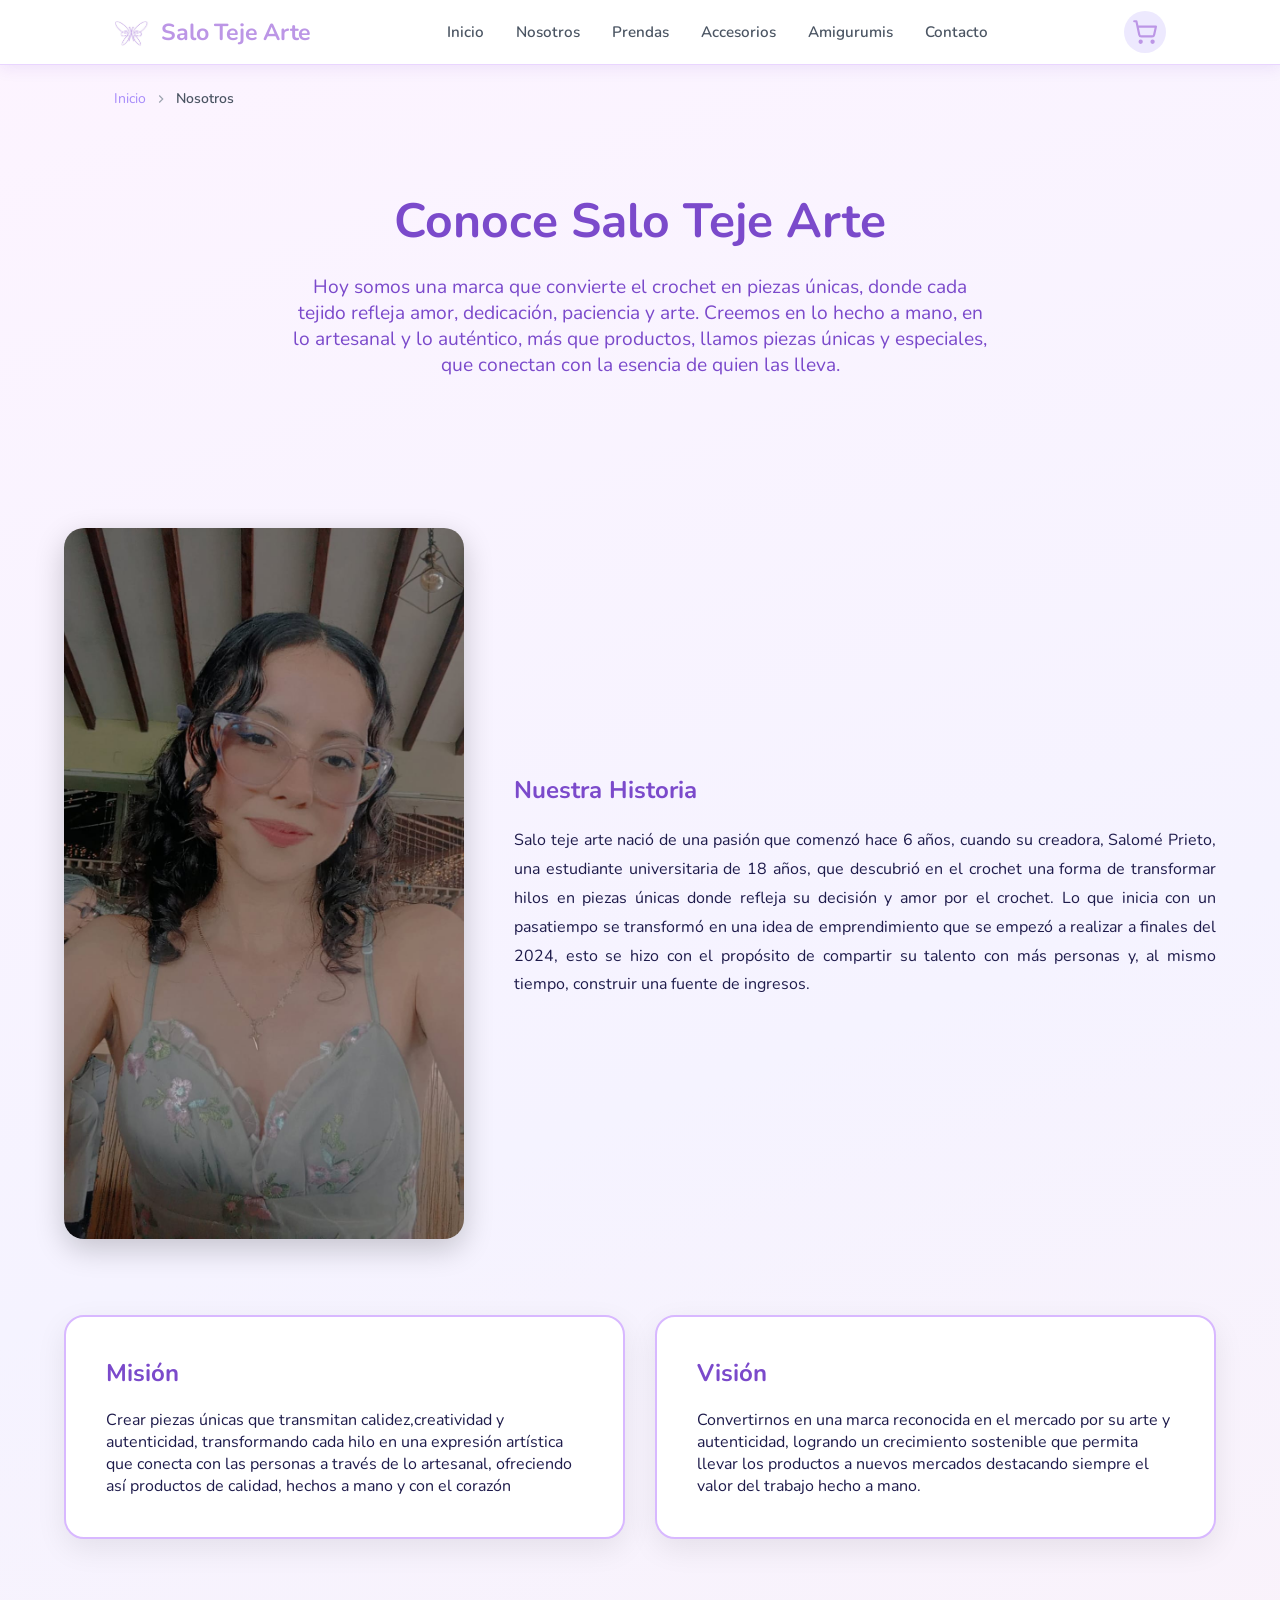
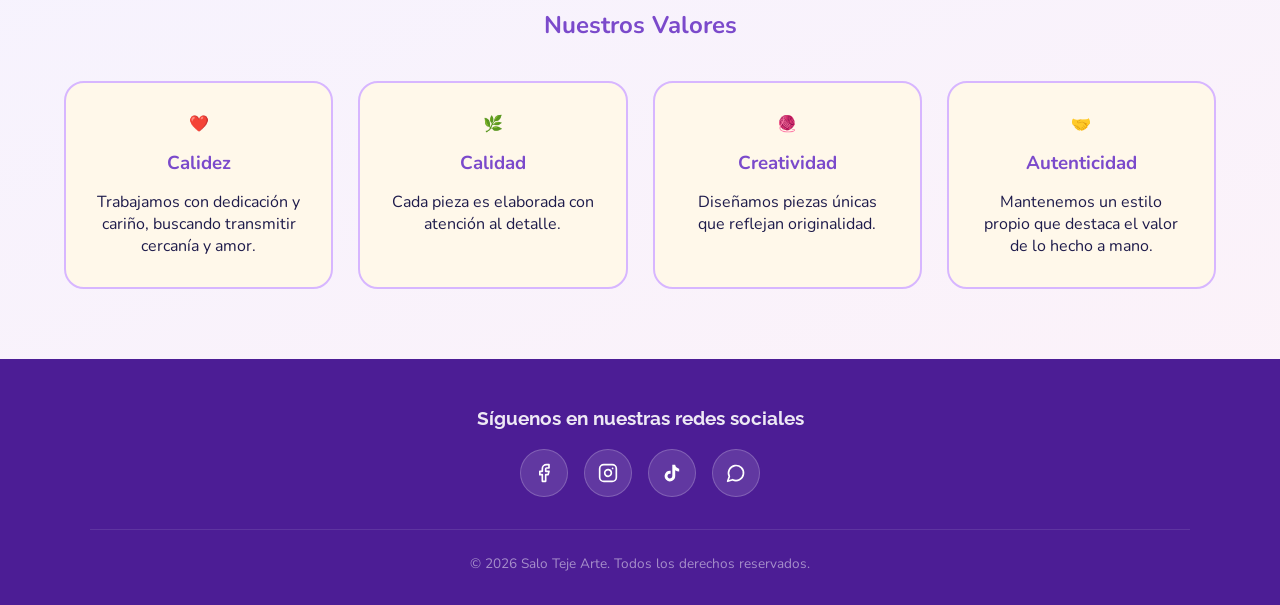
<file: nosotros.html>
<!DOCTYPE html>
<html lang="es">
<head>
  <meta charset="UTF-8" />
  <meta name="viewport" content="width=device-width, initial-scale=1.0" />
  <title>Salo Teje Arte</title>
<link rel="preconnect" href="https://fonts.googleapis.com">
<link rel="preconnect" href="https://fonts.gstatic.com" crossorigin>
<link href="https://fonts.googleapis.com/css2?family=Nunito:ital,wght@0,200..1000;1,200..1000&family=Raleway:ital,wght@0,100..900;1,100..900&display=swap" rel="stylesheet">
  <link rel="stylesheet" href="styles.css" />
  <link rel="icon" type="image/x-icon" href="favicon.ico">
  <link rel="icon" type="image/png" sizes="32x32" href="favicon-32x32.png">
  <link rel="apple-touch-icon" sizes="180x180" href="apple-touch-icon.png">
  <link rel="manifest" href="site.webmanifest">
  <meta name="theme-color" content="#e8541a">
  </style>
</head>
<main>



    <!-- BANNER -->
  <script>
    document.addEventListener('DOMContentLoaded', () => {
  const overlay  = document.getElementById('overlay');
  const closeBtn = document.getElementById('closeBtn');
  const ctaBtn   = document.getElementById('ctaBtn');

  function openPopup()  { overlay.classList.add('active'); }
  function closePopup() { overlay.classList.remove('active'); }

  closeBtn.addEventListener('click', closePopup);
  ctaBtn.addEventListener('click', closePopup);

  overlay.addEventListener('click', (e) => {
    if (e.target === overlay) closePopup();
  });

  document.addEventListener('keydown', (e) => {
    if (e.key === 'Escape') closePopup();
  });

  setTimeout(openPopup, 400);
});
/* =========================
   CARRITO GLOBAL PERSISTENTE
   ========================= */

// Cargar carrito desde localStorage
let cart = JSON.parse(localStorage.getItem('cart')) || [];

// Guardar carrito
function saveCart() {
  localStorage.setItem('cart', JSON.stringify(cart));
  updateCartUI();
}

// Agregar producto
function addToCart(product) {
  const existing = cart.find(item => item.id === product.id);

  if (existing) {
    existing.qty += 1;
  } else {
    cart.push({
      ...product,
      qty: 1
    });
  }

  saveCart();
  showToast(`${product.name} agregado al carrito`);
}

// Cambiar cantidad
function changeQty(id, delta) {
  const item = cart.find(p => p.id === id);

  if (!item) return;

  item.qty += delta;

  if (item.qty <= 0) {
    cart = cart.filter(p => p.id !== id);
  }

  saveCart();
}

// Actualizar interfaz
function updateCartUI() {
  const container = document.getElementById('cartItems');
  const badge = document.getElementById('cartBadge');
  const totalEl = document.getElementById('cartTotal');

  if (!container) return;

  // Badge
  const totalQty = cart.reduce((sum, item) => sum + item.qty, 0);

  badge.textContent = totalQty;
  badge.classList.toggle('show', totalQty > 0);

  // Vacío
  if (cart.length === 0) {
    container.innerHTML = `
      <div class="cart-empty">
        <span>🧶</span>
        Tu carrito está vacío
      </div>
    `;
    totalEl.textContent = '$0';
    return;
  }

  // Items
  container.innerHTML = cart.map(item => `
    <div class="cart-item">
      <div class="cart-item-left">
        <img src="${item.image}" class="cart-image" alt="${item.name}">
        <div>
          <div class="cart-name">${item.name}</div>
          <div class="cart-price">$${item.price.toLocaleString('es-CO')}</div>
        </div>
      </div>

      <div class="cart-qty">
        <button onclick="changeQty('${item.id}', -1)">−</button>
        <span>${item.qty}</span>
        <button onclick="changeQty('${item.id}', 1)">+</button>
      </div>
    </div>
  `).join('');

  // Total
  const total = cart.reduce((sum, item) => sum + item.price * item.qty, 0);
  totalEl.textContent = '$' + total.toLocaleString('es-CO');
}

// Toast
function showToast(message) {
  const toast = document.getElementById('toast');
  if (!toast) return;

  toast.textContent = message;
  toast.classList.add('show');

  clearTimeout(window.toastTimeout);

  window.toastTimeout = setTimeout(() => {
    toast.classList.remove('show');
  }, 2500);
}

// Inicializar al cargar la página
document.addEventListener('DOMContentLoaded', updateCartUI);
  </script>

  <!-- ═══ HEADER ═══ -->
  <header>
    <div class="header-inner">
<a href="index.html" class="logo">

    <img src="images/logo3.png"
         alt="Salo Teje Arte"
         class="logo-img">

    <span class="logo-name">
        Salo Teje Arte
    </span>

</a>

      <nav id="main-nav">
        <a href="index.html">Inicio</a>
        <a href="nosotros.html">Nosotros</a>
        <a href="prendas.html">Prendas</a>
        <a href="accesorios.html">Accesorios</a>
        <a href="amigurumis.html">Amigurumis</a>
        <a href="contacto.html">Contacto</a>
      </nav>

      <div style="display:flex;align-items:center;gap:.75rem;">
        <button class="btn-cart" title="Carrito">
          <svg width="20" height="20" viewBox="0 0 24 24" fill="none" stroke="currentColor" stroke-width="2" stroke-linecap="round" stroke-linejoin="round">
            <circle cx="8" cy="21" r="1"/><circle cx="19" cy="21" r="1"/>
            <path d="M2.05 2.05h2l2.66 12.42a2 2 0 0 0 2 1.58h9.78a2 2 0 0 0 1.95-1.57l1.65-7.43H5.12"/>
          </svg>
        </button>
        <button class="hamburger" onclick="toggleMenu()" aria-label="Menú">
          <span></span><span></span><span></span>
        </button>
      </div>
    </div>
  </header>
      <!-- MIGA DE PAN -->
    <div class="breadcrumb">
        <a href="index.html">Inicio</a>
        <svg width="14" height="14" viewBox="0 0 24 24" fill="none" stroke="currentColor" stroke-width="2">
            <path d="M9 18l6-6-6-6"/>
        </svg>
        <span>Nosotros</span>
    </div>

    <section class="about-banner">

        <h1>Conoce Salo Teje Arte</h1>

        <p>
            Hoy somos una marca que convierte el crochet en piezas únicas, donde cada tejido refleja amor, dedicación, paciencia y arte. Creemos en lo hecho a mano, en lo artesanal y lo auténtico, más que productos, 
            llamos piezas únicas y especiales, que conectan con la esencia de quien las lleva.
        </p>

    </section>


    <!-- HISTORIA -->

    <section class="about-company">

        <div class="about-image">

            <img src="images/jefa.png"
                 alt="Dueña de Salo Teje Arte">

        </div>

        <div class="about-text">

            <h2>Nuestra Historia</h2>

            <p>

                Salo teje arte nació de una pasión que comenzó hace 6 años, cuando su creadora, Salomé Prieto, una estudiante universitaria de 18 años, que descubrió en el crochet una forma de transformar hilos en piezas únicas donde refleja su decisión y amor por el crochet. Lo que inicia con un pasatiempo se transformó en una idea de emprendimiento que se empezó a realizar a finales del 2024, esto se hizo con el propósito de compartir su talento con más personas y, al mismo tiempo, construir una fuente de ingresos.

            </p>

        </div>

    </section>


    <!-- MISIÓN Y VISIÓN -->

    <section class="mission-vision">

        <div class="card-about">

            <h2>Misión</h2>

            <p>

                Crear piezas únicas que transmitan calidez,creatividad y autenticidad, transformando cada hilo en una expresión artística que conecta con 
                las personas a través de lo artesanal, ofreciendo así productos de calidad, hechos a mano y con el corazón

            </p>

        </div>

        <div class="card-about">

            <h2>Visión</h2>

            <p>

                Convertirnos en una marca reconocida en el mercado por su arte y autenticidad, logrando un crecimiento
                 sostenible que permita llevar los productos a nuevos mercados destacando 
                 siempre el valor del trabajo hecho a mano.

            </p>

        </div>

    </section>


    <!-- VALORES -->

    <section class="values">

        <h2>Nuestros Valores</h2>

        <div class="values-grid">

            <div class="value-card">
                ❤️
                <h3>Calidez</h3>
                <p>Trabajamos con dedicación y cariño, buscando transmitir cercanía y amor.</p>
            </div>

            <div class="value-card">
                🌿
                <h3>Calidad</h3>
                <p>Cada pieza es elaborada con atención al detalle.</p>
            </div>

            <div class="value-card">
                🧶
                <h3>Creatividad</h3>
                <p>Diseñamos piezas únicas que reflejan originalidad.</p>
            </div>

            <div class="value-card">
                🤝
                <h3>Autenticidad</h3>
                <p>Mantenemos un estilo propio que destaca el valor de lo hecho a mano.</p>
            </div>

        </div>

    </section>

      <!-- ═══ FOOTER ═══ -->
  <footer id="contacto">
    <div class="footer-inner">
      <h3>Síguenos en nuestras redes sociales</h3>
      <div class="social-links">
        <!-- Facebook -->
        <a href="https://facebook.com" target="_blank" rel="noopener" title="Facebook">
          <svg width="20" height="20" viewBox="0 0 24 24" fill="none" stroke="currentColor" stroke-width="2" stroke-linecap="round" stroke-linejoin="round">
            <path d="M18 2h-3a5 5 0 0 0-5 5v3H7v4h3v8h4v-8h3l1-4h-4V7a1 1 0 0 1 1-1h3z"/>
          </svg>
        </a>
        <!-- Instagram -->
        <a href="https://instagram.com" target="_blank" rel="noopener" title="Instagram">
          <svg width="20" height="20" viewBox="0 0 24 24" fill="none" stroke="currentColor" stroke-width="2" stroke-linecap="round" stroke-linejoin="round">
            <rect width="20" height="20" x="2" y="2" rx="5" ry="5"/>
            <path d="M16 11.37A4 4 0 1 1 12.63 8 4 4 0 0 1 16 11.37z"/>
            <line x1="17.5" x2="17.51" y1="6.5" y2="6.5"/>
          </svg>
        </a>
        <!-- TikTok -->
        <a href="https://tiktok.com" target="_blank" rel="noopener" title="TikTok">
          <svg width="20" height="20" viewBox="0 0 24 24" fill="currentColor">
            <path d="M19.59 6.69a4.83 4.83 0 0 1-3.77-4.25V2h-3.45v13.67a2.89 2.89 0 0 1-5.2 1.74 2.89 2.89 0 0 1 2.31-4.64 2.93 2.93 0 0 1 .88.13V9.4a6.84 6.84 0 0 0-1-.05A6.33 6.33 0 0 0 5 20.1a6.34 6.34 0 0 0 10.86-4.43v-7a8.16 8.16 0 0 0 4.77 1.52v-3.4a4.85 4.85 0 0 1-1-.1z"/>
          </svg>
        </a>
        <!-- WhatsApp -->
        <a href="https://wa.me/" target="_blank" rel="noopener" title="WhatsApp">
          <svg width="20" height="20" viewBox="0 0 24 24" fill="none" stroke="currentColor" stroke-width="2" stroke-linecap="round" stroke-linejoin="round">
            <path d="M7.9 20A9 9 0 1 0 4 16.1L2 22Z"/>
          </svg>
        </a>
      </div>
      <p class="footer-copy">© 2026 Salo Teje Arte. Todos los derechos reservados.</p>
    </div>
  </footer>
      <script>
    function toggleMenu() {
      const nav = document.getElementById('main-nav');
      nav.classList.toggle('open');
    }
  </script>

</main>
</file>
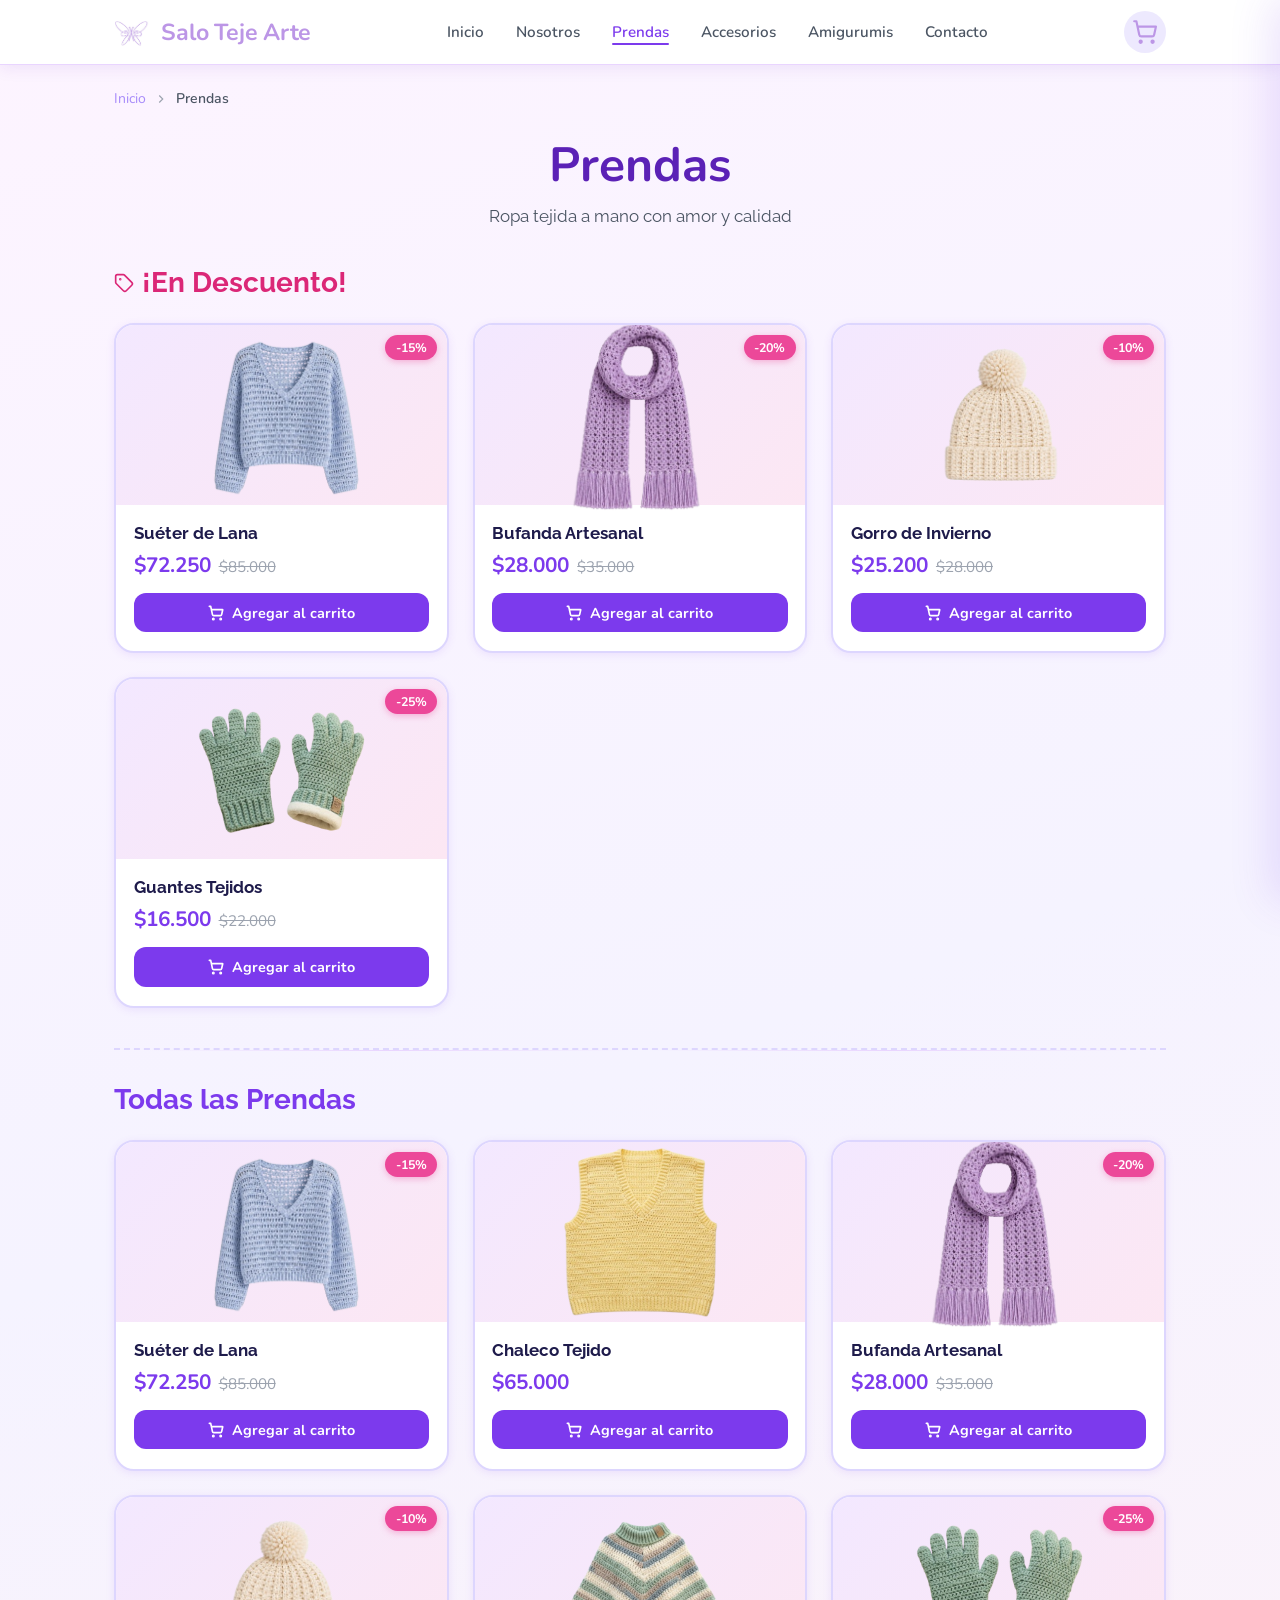
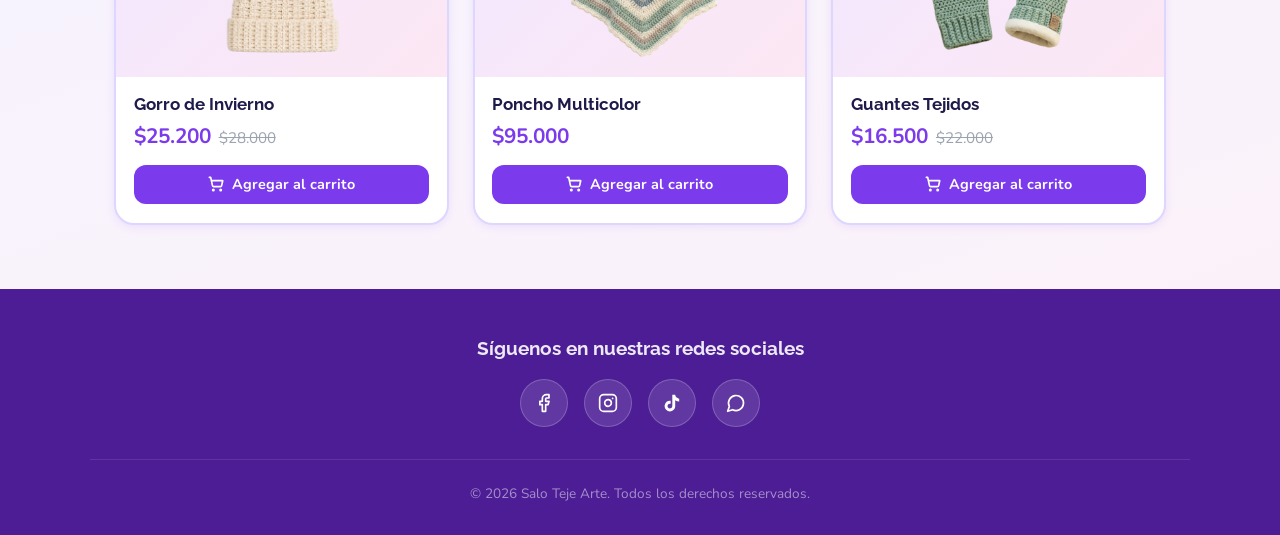
<file: prendas.html>
<!DOCTYPE html>
<html lang="es">
<head>
  <meta charset="UTF-8" />
  <meta name="viewport" content="width=device-width, initial-scale=1.0" />
  <title>Salo Teje Arte</title>
<link rel="preconnect" href="https://fonts.googleapis.com">
<link rel="preconnect" href="https://fonts.gstatic.com" crossorigin>
<link href="https://fonts.googleapis.com/css2?family=Nunito:ital,wght@0,200..1000;1,200..1000&family=Raleway:ital,wght@0,100..900;1,100..900&display=swap" rel="stylesheet">  <link rel="stylesheet" href="styles.css" />
  <link rel="icon" type="image/x-icon" href="favicon.ico">
  <link rel="icon" type="image/png" sizes="32x32" href="favicon-32x32.png">
  <link rel="apple-touch-icon" sizes="180x180" href="apple-touch-icon.png">
  <link rel="manifest" href="site.webmanifest">
  <meta name="theme-color" content="#e8541a">
  </style>
</head>
<body>

  <!-- ═══ HEADER ═══ -->
  <header>
    <div class="header-inner">
<a href="index.html" class="logo">

    <img src="images/logo3.png"
         alt="Salo Teje Arte"
         class="logo-img">

    <span class="logo-name">
        Salo Teje Arte
    </span>

</a>

      <nav id="main-nav">
        <a href="index.html">Inicio</a>
        <a href="nosotros.html">Nosotros</a>
        <a href="prendas.html" class="active">Prendas</a>
        <a href="accesorios.html">Accesorios</a>
        <a href="amigurumis.html">Amigurumis</a>
        <a href="contacto.html">Contacto</a>
      </nav>

      <div style="display:flex;align-items:center;gap:.75rem;">
        <button class="btn-cart" id="cartBtn" title="Carrito">
          <svg width="20" height="20" viewBox="0 0 24 24" fill="none" stroke="currentColor" stroke-width="2" stroke-linecap="round" stroke-linejoin="round">
            <circle cx="8" cy="21" r="1"/><circle cx="19" cy="21" r="1"/>
            <path d="M2.05 2.05h2l2.66 12.42a2 2 0 0 0 2 1.58h9.78a2 2 0 0 0 1.95-1.57l1.65-7.43H5.12"/>
          </svg>
          <span class="cart-badge" id="cartBadge">0</span>
        </button>
        <button class="hamburger" onclick="toggleMenu()" aria-label="Menú">
          <span></span><span></span><span></span>
        </button>
      </div>
    </div>
  </header>

  <div class="cart-overlay" id="cartOverlay"></div>
<div class="cart-drawer" id="cartDrawer" role="dialog" aria-label="Carrito de compras">
  <div class="drawer-header">
    <h3>🛒 Tu Carrito</h3>
    <button class="btn-close" id="closeCart" aria-label="Cerrar carrito">✕</button>
  </div>
  <div class="drawer-items" id="drawerItems">
    <div class="cart-empty">
      <span>🛍️</span>
      Aún no hay productos en el carrito
    </div>
  </div>
  <div class="drawer-footer" id="drawerFooter" style="display:none;">
    <div class="drawer-total">
      <span>Total</span>
      <span class="total-val" id="drawerTotal">$0</span>
    </div>
    <button class="btn-checkout">Ir a pagar →</button>
  </div>
</div>

  <!-- ═══ MAIN ═══ -->
  <main>
    <!-- Breadcrumb -->
    <div class="breadcrumb">
      <a href="salo-teje-arte.html">Inicio</a>
      <svg width="14" height="14" viewBox="0 0 24 24" fill="none" stroke="currentColor" stroke-width="2"><path d="M9 18l6-6-6-6"/></svg>
      <span>Prendas</span>
    </div>

    <!-- Page title -->
    <div class="page-header">
      <h1>Prendas</h1>
      <p>Ropa tejida a mano con amor y calidad</p>
    </div>

    <div class="products-wrap">


      <!-- ─ EN DESCUENTO ─ -->
      <div class="section-label descuento">
        <svg width="22" height="22" viewBox="0 0 24 24" fill="none" stroke="#db2777" stroke-width="2" stroke-linecap="round" stroke-linejoin="round">
          <path d="M12.586 2.586A2 2 0 0 0 11.172 2H4a2 2 0 0 0-2 2v7.172a2 2 0 0 0 .586 1.414l8.704 8.704a2.426 2.426 0 0 0 3.42 0l6.58-6.58a2.426 2.426 0 0 0 0-3.42z"/>
          <circle cx="7.5" cy="7.5" r=".5" fill="#db2777"/>
        </svg>
        <h2>¡En Descuento!</h2>
      </div>

      <div class="products-grid" id="discountGrid">

        <div class="product-card">
          <div class="product-img">
           <img src="images/sueter.png" alt="Sueter de Lana" class="product-image">
            <span class="discount-badge">-15%</span>
          </div>
          <div class="product-body">
            <h3>Suéter de Lana</h3>
            <div class="price-row">
              <span class="price-now">$72.250</span>
              <span class="price-old">$85.000</span>
            </div>
            <button class="btn-add" data-id="101">
              <svg width="16" height="16" viewBox="0 0 24 24" fill="none" stroke="currentColor" stroke-width="2.5" stroke-linecap="round" stroke-linejoin="round"><circle cx="8" cy="21" r="1"/><circle cx="19" cy="21" r="1"/><path d="M2.05 2.05h2l2.66 12.42a2 2 0 0 0 2 1.58h9.78a2 2 0 0 0 1.95-1.57l1.65-7.43H5.12"/></svg>
              Agregar al carrito
            </button>
          </div>
        </div>

<div class="product-card"> 
  <div class="product-img">
    <img src="images/bufanda.png" alt="Bufanda Artesanal" class="product-image">
            <span class="discount-badge">-20%</span>
          </div>
          <div class="product-body">
            <h3>Bufanda Artesanal</h3>
            <div class="price-row">
              <span class="price-now">$28.000</span>
              <span class="price-old">$35.000</span>
            </div>
            <button class="btn-add" data-id="102">
              <svg width="16" height="16" viewBox="0 0 24 24" fill="none" stroke="currentColor" stroke-width="2.5" stroke-linecap="round" stroke-linejoin="round"><circle cx="8" cy="21" r="1"/><circle cx="19" cy="21" r="1"/><path d="M2.05 2.05h2l2.66 12.42a2 2 0 0 0 2 1.58h9.78a2 2 0 0 0 1.95-1.57l1.65-7.43H5.12"/></svg>
              Agregar al carrito
            </button>
          </div>
        </div>

        <div class="product-card">
          <div class="product-img">
            <img src="images/gorro.png" alt="Gorro de Invierno" class="product-image">
            <span class="discount-badge">-10%</span>
          </div>
          <div class="product-body">
            <h3>Gorro de Invierno</h3>
            <div class="price-row">
              <span class="price-now">$25.200</span>
              <span class="price-old">$28.000</span>
            </div>
            <button class="btn-add" data-id="103">
              <svg width="16" height="16" viewBox="0 0 24 24" fill="none" stroke="currentColor" stroke-width="2.5" stroke-linecap="round" stroke-linejoin="round"><circle cx="8" cy="21" r="1"/><circle cx="19" cy="21" r="1"/><path d="M2.05 2.05h2l2.66 12.42a2 2 0 0 0 2 1.58h9.78a2 2 0 0 0 1.95-1.57l1.65-7.43H5.12"/></svg>
              Agregar al carrito
            </button>
          </div>
        </div>

        <div class="product-card">
          <div class="product-img">
            <img src="images/guantes.png" alt="Guantes Tejidos" class="product-image">
            <span class="discount-badge">-25%</span>
          </div>
          <div class="product-body">
            <h3>Guantes Tejidos</h3>
            <div class="price-row">
              <span class="price-now">$16.500</span>
              <span class="price-old">$22.000</span>
            </div>
            <button class="btn-add" data-id="104">
              <svg width="16" height="16" viewBox="0 0 24 24" fill="none" stroke="currentColor" stroke-width="2.5" stroke-linecap="round" stroke-linejoin="round"><circle cx="8" cy="21" r="1"/><circle cx="19" cy="21" r="1"/><path d="M2.05 2.05h2l2.66 12.42a2 2 0 0 0 2 1.58h9.78a2 2 0 0 0 1.95-1.57l1.65-7.43H5.12"/></svg>
              Agregar al carrito
            </button>
          </div>
        </div>

      </div>

      <hr class="section-divider" />

      <!-- ─ TODAS LAS PRENDAS ─ -->
      <div class="section-label todas">
        <h2>Todas las Prendas</h2>
      </div>

      <div class="products-grid">

        <div class="product-card">
          <div class="product-img">
            <img src="images/sueter.png" alt="Sueter de Lana" class="product-image">
            <span class="discount-badge">-15%</span>
          </div>
          <div class="product-body">
            <h3>Suéter de Lana</h3>
            <div class="price-row">
              <span class="price-now">$72.250</span>
              <span class="price-old">$85.000</span>
            </div>
            <button class="btn-add" data-id="101">
              <svg width="16" height="16" viewBox="0 0 24 24" fill="none" stroke="currentColor" stroke-width="2.5" stroke-linecap="round" stroke-linejoin="round"><circle cx="8" cy="21" r="1"/><circle cx="19" cy="21" r="1"/><path d="M2.05 2.05h2l2.66 12.42a2 2 0 0 0 2 1.58h9.78a2 2 0 0 0 1.95-1.57l1.65-7.43H5.12"/></svg>
              Agregar al carrito
            </button>
          </div>
        </div>

        <div class="product-card">
          <div class="product-img">
            <img src="images/chaleco.png" alt="Chaleco Tejido" class="product-image">
          </div>
          <div class="product-body">
            <h3>Chaleco Tejido</h3>
            <div class="price-row">
              <span class="price-now">$65.000</span>
            </div>
            <button class="btn-add" data-id="105">
              <svg width="16" height="16" viewBox="0 0 24 24" fill="none" stroke="currentColor" stroke-width="2.5" stroke-linecap="round" stroke-linejoin="round"><circle cx="8" cy="21" r="1"/><circle cx="19" cy="21" r="1"/><path d="M2.05 2.05h2l2.66 12.42a2 2 0 0 0 2 1.58h9.78a2 2 0 0 0 1.95-1.57l1.65-7.43H5.12"/></svg>
              Agregar al carrito
            </button>
          </div>
        </div>

        <div class="product-card">
          <div class="product-img">
            <img src="images/bufanda.png" alt="Bufanda Artesanal" class="product-image">
            <span class="discount-badge">-20%</span>
          </div>
          <div class="product-body">
            <h3>Bufanda Artesanal</h3>
            <div class="price-row">
              <span class="price-now">$28.000</span>
              <span class="price-old">$35.000</span>
            </div>
           <button class="btn-add" data-id="102">
              <svg width="16" height="16" viewBox="0 0 24 24" fill="none" stroke="currentColor" stroke-width="2.5" stroke-linecap="round" stroke-linejoin="round"><circle cx="8" cy="21" r="1"/><circle cx="19" cy="21" r="1"/><path d="M2.05 2.05h2l2.66 12.42a2 2 0 0 0 2 1.58h9.78a2 2 0 0 0 1.95-1.57l1.65-7.43H5.12"/></svg>
              Agregar al carrito
            </button>
          </div>
        </div>

        <div class="product-card">
          <div class="product-img">
            <img src="images/gorro.png" alt="Gorro de Invierno" class="product-image">
            <span class="discount-badge">-10%</span>
          </div>
          <div class="product-body">
            <h3>Gorro de Invierno</h3>
            <div class="price-row">
              <span class="price-now">$25.200</span>
              <span class="price-old">$28.000</span>
            </div>
            <button class="btn-add" data-id="103">
              <svg width="16" height="16" viewBox="0 0 24 24" fill="none" stroke="currentColor" stroke-width="2.5" stroke-linecap="round" stroke-linejoin="round"><circle cx="8" cy="21" r="1"/><circle cx="19" cy="21" r="1"/><path d="M2.05 2.05h2l2.66 12.42a2 2 0 0 0 2 1.58h9.78a2 2 0 0 0 1.95-1.57l1.65-7.43H5.12"/></svg>
              Agregar al carrito
            </button>
          </div>
        </div>

        <div class="product-card">
          <div class="product-img">
            <img src="images/poncho.png" alt="Poncho Multicolor" class="product-image">
          </div>
          <div class="product-body">
            <h3>Poncho Multicolor</h3>
            <div class="price-row">
              <span class="price-now">$95.000</span>
            </div>
            <button class="btn-add" data-id="106">
              <svg width="16" height="16" viewBox="0 0 24 24" fill="none" stroke="currentColor" stroke-width="2.5" stroke-linecap="round" stroke-linejoin="round"><circle cx="8" cy="21" r="1"/><circle cx="19" cy="21" r="1"/><path d="M2.05 2.05h2l2.66 12.42a2 2 0 0 0 2 1.58h9.78a2 2 0 0 0 1.95-1.57l1.65-7.43H5.12"/></svg>
              Agregar al carrito
            </button>
          </div>
        </div>

        <div class="product-card">
          <div class="product-img">
            <img src="images/guantes.png" alt="Guantes Tejidos" class="product-image">
            <span class="discount-badge">-25%</span>
          </div>
          <div class="product-body">
            <h3>Guantes Tejidos</h3>
            <div class="price-row">
              <span class="price-now">$16.500</span>
              <span class="price-old">$22.000</span>
            </div>
            <button class="btn-add" data-id="104">
              <svg width="16" height="16" viewBox="0 0 24 24" fill="none" stroke="currentColor" stroke-width="2.5" stroke-linecap="round" stroke-linejoin="round"><circle cx="8" cy="21" r="1"/><circle cx="19" cy="21" r="1"/><path d="M2.05 2.05h2l2.66 12.42a2 2 0 0 0 2 1.58h9.78a2 2 0 0 0 1.95-1.57l1.65-7.43H5.12"/></svg>
              Agregar al carrito
            </button>
          </div>
        </div>

      </div>
    </div>
  </main>

  <!-- ═══ FOOTER ═══ -->
  <footer id="contacto">
    <div class="footer-inner">
      <h3>Síguenos en nuestras redes sociales</h3>
      <div class="social-links">
        <a href="https://facebook.com" target="_blank" rel="noopener" title="Facebook">
          <svg width="20" height="20" viewBox="0 0 24 24" fill="none" stroke="currentColor" stroke-width="2" stroke-linecap="round" stroke-linejoin="round">
            <path d="M18 2h-3a5 5 0 0 0-5 5v3H7v4h3v8h4v-8h3l1-4h-4V7a1 1 0 0 1 1-1h3z"/>
          </svg>
        </a>
        <a href="https://instagram.com" target="_blank" rel="noopener" title="Instagram">
          <svg width="20" height="20" viewBox="0 0 24 24" fill="none" stroke="currentColor" stroke-width="2" stroke-linecap="round" stroke-linejoin="round">
            <rect width="20" height="20" x="2" y="2" rx="5" ry="5"/>
            <path d="M16 11.37A4 4 0 1 1 12.63 8 4 4 0 0 1 16 11.37z"/>
            <line x1="17.5" x2="17.51" y1="6.5" y2="6.5"/>
          </svg>
        </a>
        <a href="https://tiktok.com" target="_blank" rel="noopener" title="TikTok">
          <svg width="20" height="20" viewBox="0 0 24 24" fill="currentColor">
            <path d="M19.59 6.69a4.83 4.83 0 0 1-3.77-4.25V2h-3.45v13.67a2.89 2.89 0 0 1-5.2 1.74 2.89 2.89 0 0 1 2.31-4.64 2.93 2.93 0 0 1 .88.13V9.4a6.84 6.84 0 0 0-1-.05A6.33 6.33 0 0 0 5 20.1a6.34 6.34 0 0 0 10.86-4.43v-7a8.16 8.16 0 0 0 4.77 1.52v-3.4a4.85 4.85 0 0 1-1-.1z"/>
          </svg>
        </a>
        <a href="https://wa.me/" target="_blank" rel="noopener" title="WhatsApp">
          <svg width="20" height="20" viewBox="0 0 24 24" fill="none" stroke="currentColor" stroke-width="2" stroke-linecap="round" stroke-linejoin="round">
            <path d="M7.9 20A9 9 0 1 0 4 16.1L2 22Z"/>
          </svg>
        </a>
      </div>
      <p class="footer-copy">© 2026 Salo Teje Arte. Todos los derechos reservados.</p>
    </div>
  </footer>

  <!-- Toast notification -->
  <div id="toast">🛒 Producto agregado al carrito</div>

 <script>
const fmt = n => '$' + n.toLocaleString('es-CO');

// Productos prendas

const allProducts = [
  { id:101, name:'Suéter de Lana', image:'images/sueter.png', price:72250 },
  { id:102, name:'Bufanda Artesanal', image:'images/bufanda.png', price:28000 },
  { id:103, name:'Gorro de Invierno', image:'images/gorro.png', price:25200 },
  { id:104, name:'Guantes Tejidos', image:'images/guantes.png', price:16500 },
  { id:105, name:'Chaleco Tejido', image:'images/chaleco.png', price:65000 },
  { id:106, name:'Poncho Multicolor', image:'images/poncho.png', price:95000 }
];

// ── Cart state ──
let cart = JSON.parse(localStorage.getItem("cart")) || {};
function saveCart() {
    localStorage.setItem("cart", JSON.stringify(cart));
}

const badge       = document.getElementById('cartBadge');
const drawerItems = document.getElementById('drawerItems');
const drawerFooter= document.getElementById('drawerFooter');
const drawerTotal = document.getElementById('drawerTotal');
const toast       = document.getElementById('toast');

function totalItems() { return Object.values(cart).reduce((s,i)=>s+i.qty,0); }
function totalPrice() { return Object.values(cart).reduce((s,i)=>s+i.price*i.qty,0); }

function updateBadge() {
  const n = totalItems();
  badge.textContent = n;
  badge.classList.toggle('show', n > 0);
}

function renderDrawer() {
  const items = Object.values(cart);
  if (!items.length) {
    drawerItems.innerHTML = `<div class="cart-empty"><span>🛍️</span>Aún no hay productos en el carrito</div>`;
    drawerFooter.style.display = 'none';
    return;
  }
  drawerFooter.style.display = 'block';
  drawerTotal.textContent = fmt(totalPrice());
  drawerItems.innerHTML = items.map(i => `
    <div class="cart-item">
      <span class="ci-emoji">
        <img src="${i.image}" alt="${i.name}" class="cart-image"></span>
      <div class="ci-info">
        <div class="ci-name">${i.name}</div>
        <div class="ci-price">${fmt(i.price)}</div>
      </div>
      <div class="ci-qty">
        <button onclick="changeQty(${i.id},-1)">−</button>
        <span>${i.qty}</span>
        <button onclick="changeQty(${i.id},+1)">+</button>
      </div>
    </div>`).join('');
}


function changeQty(id, delta) {
   if (!cart[id]) return;

    cart[id].qty += delta;

    if (cart[id].qty <= 0) {
        delete cart[id];
    }

    saveCart();

    updateBadge();
    renderDrawer();
}

function addToCart(id) {

    const p = allProducts.find(x => x.id === id);

    if (!p) return;

    if (cart[id]) {
        cart[id].qty++;
    } else {
        cart[id] = {
            ...p,
            qty: 1
        };
    }

    saveCart();

    updateBadge();
    renderDrawer();

    showToast(`✔ ${p.name} agregado`);
}

// Toast
let toastTimer;
function showToast(msg) {
  toast.textContent = msg;
  toast.classList.add('show');
  clearTimeout(toastTimer);
  toastTimer = setTimeout(() => toast.classList.remove('show'), 2200);
}

// Event delegation botones carrito
document.addEventListener('click', e => {
  const btn = e.target.closest('.btn-add');
  if (btn) addToCart(Number(btn.dataset.id));
});

// Cart drawer toggle
const overlay = document.getElementById('cartOverlay');
const drawer  = document.getElementById('cartDrawer');
const cartBtn = document.getElementById('cartBtn');
const closeBtn = document.getElementById('closeCart');

function openCart()  { drawer.classList.add('open');  overlay.classList.add('open'); }
function closeCart() { drawer.classList.remove('open'); overlay.classList.remove('open'); }

cartBtn.addEventListener('click', openCart);
closeBtn.addEventListener('click', closeCart);
overlay.addEventListener('click', closeCart);
document.addEventListener('keydown', e => { if (e.key === 'Escape') closeCart(); });

// Mobile menu
const menuBtn = document.getElementById('menuBtn');
const nav     = document.getElementById('main-nav');
menuBtn.addEventListener('click', () => nav.classList.toggle('open'));

updateBadge();
renderDrawer();

</script>
</body>
</html>
</file>
<file: styles.css>
<style>

.hero{

    width:100%;

         /* Puedes cambiarlo */

    overflow:hidden;

    position:relative;

}

.hero-video{

    width:100%;

    

    object-fit:cover;

    display:block;

}






























   *, *::before, *::after { box-sizing: border-box; margin: 0; padding: 0; }

   .video-section {
  padding: 2rem;
  text-align: center;
}

.video-container {
  max-width: 900px;
  margin: auto;
}

.video-wrapper {
  margin-top: 1rem;
  border-radius: 12px;
  overflow: hidden;
}

   .hero {
  width: 100%;
  height: 850px;
  overflow: hidden;
}

.hero-img {
  width: 100%;
  height: auto;
  display: block;
}
   .product-img {
  position: relative;
  height: 180px;
  display: flex;
  align-items: center;
  justify-content: center;
  background: #f3eefe;
  border-radius: 12px 12px 0 0;
}

.product-image {
  width: 200px;
  height: 200px;
  object-fit: contain;
}

.discount-badge {
  position: absolute;
  top: 10px;
  right: 10px;
  background: #ff4d6d;
  color: white;
  padding: 4px 8px;
  border-radius: 10px;
  font-size: 12px;
}

.cat-icon {
  display: flex;
  align-items: center;
  justify-content: center;
  height: 100px;
}

.cat-image {
  max-width: 150px;
  max-height: 150px;
  object-fit: contain;
  transition: transform 0.3s ease;
}

.cat-card:hover .cat-image {
  transform: scale(1.1);
}

.nunito-extra-bold-italic {
  font-family: "Nunito", sans-serif;
  font-optical-sizing: auto;
  font-weight: <weight>;
  font-style: normal;
}

.raleway-extra-light {
  font-family: "Raleway", sans-serif;
  font-optical-sizing: auto;
  font-weight: <weight>;
  font-style: normal;
}


   .logo-icon {
  display: flex;
  align-items: left;
  justify-content: left;
}

.logo-img {
  height: 50px;   /* Ajusta el tamaño */
  width: auto;
}
   .cart-item {
  display: flex;
  justify-content: space-between;
  align-items: center;
  background: #efeafe;
  padding: 12px;
  border-radius: 12px;
  margin-bottom: 12px;
}

.cart-item-left {
  display: flex;
  gap: 10px;
  align-items: center;
}

.cart-emoji {
  font-size: 22px;
}

.cart-name {
  font-weight: 600;
}

.cart-price {
  color: #7c3aed;
  font-size: 14px;
}

.cart-qty {
  display: flex;
  align-items: center;
  gap: 8px;
}

.cart-qty button {
  width: 26px;
  height: 26px;
  border-radius: 50%;
  border: 2px solid #7c3aed;
  background: transparent;
  color: #7c3aed;
  font-weight: bold;
  cursor: pointer;
}

    :root {
      --purple:     #7c3aed;
      --purple-dark:#5b21b6;
      --purple-light:#ede9fe;
      --pink:       #db2777;
      --pink-light: #fce7f3;
      --bg:         #faf5ff;
      --card-bg:    #ffffff;
      --text:       #1e1b4b;
      --text-sec:   #6b7280;
      --border:     #e9d5ff;
      --gradient:   linear-gradient(135deg,#fce7f3 0%,#ede9fe 60%,#ddd6fe 100%);
    }
    *, *::before, *::after { box-sizing: border-box; margin:0; padding:0; }

    body {
      font-family: 'Nunito', sans-serif;
      background: var(--bg);
      color: var(--text);
      min-height: 100vh;
    }

    /* ─── HEADER ─── */
    header {
      background: #fff;
      border-bottom: 1px solid var(--border);
      position: sticky; top:0; z-index: 100;
    }
    .header-inner {
      max-width: 1280px;
      margin: 0 auto;
      padding: 0 2rem;
      height: 64px;
      display: flex;
      align-items: center;
      justify-content: space-between;
    }

    /* Logo */
    .logo { display:flex; align-items:center; gap:.6rem; text-decoration:none; }
    .logo-icon {
      width: 42px; height: 42px;
      background: linear-gradient(135deg, var(--purple), var(--pink));
      border-radius: 50%;
      display: flex; align-items:center; justify-content:center;
    }
    .logo-icon svg { width:24px; height:24px; }
    .logo-name {
      font-family:'Nunito', sans-serif;
      font-size:1.2rem; font-weight:700;
      color: #BC96E6;
    }

    /* Nav */
    nav { display:flex; gap:2rem; }
    nav a {
      text-decoration:none;
      font-weight:600;
      color: var(--text-sec);
      font-size:.95rem;
      transition: color .2s;
    }
    nav a:hover, nav a.active { color: var(--purple); }

    /* Cart button */
    .btn-cart {
      position: relative;
      background: none; border: none; cursor: pointer;
      color: var(--purple);
      padding: .4rem;
      transition: transform .15s;
    }
    .btn-cart:hover { transform: scale(1.1); }
    .btn-cart svg { width:26px; height:26px; display:block; }

    .cart-badge {
      position: absolute;
      top: -4px; right: -4px;
      background: var(--pink);
      color: #fff;
      font-size: .65rem;
      font-weight: 700;
      width: 18px; height: 18px;
      border-radius: 50%;
      display: flex; align-items:center; justify-content:center;
      opacity: 0;
      transform: scale(0);
      transition: opacity .2s, transform .25s cubic-bezier(.34,1.56,.64,1);
    }
    .cart-badge.show { opacity:1; transform: scale(1); }

    /* Hamburger */
    .hamburger {
      display:none; background:none; border:none; cursor:pointer;
      flex-direction:column; gap:5px; padding:.3rem;
    }
    .hamburger span {
      display:block; width:22px; height:2px;
      background: var(--purple); border-radius:2px;
      transition: .3s;
    }

    /* ─── HERO SECTION ─── */
    .page-hero {
      text-align: center;
      padding: 3rem 2rem 2rem;
    }
    .page-hero h1 {
      font-family: 'Nunito', sans-serif;
      font-size: 2.8rem;
      color: var(--purple);
      margin-bottom: .5rem;
    }
    .page-hero p { color: var(--text-sec); font-size:1rem; font-family: "Raleway", serif; }

    /* ─── SECTION ─── */
    .section {
      max-width: 1280px;
      margin: 0 auto;
      padding: 0 2rem 3rem;
    }

    .section-label {
      display: flex;
      align-items: center;
      gap: .5rem;
      color: var(--pink);
      font-weight: 700;
      font-size: 1.15rem;
      margin-bottom: 1.5rem;
    }
    .section-label svg { width:20px; height:20px; }

    /* ─── PRODUCT GRID ─── */
    .products-grid {
      display: grid;
      grid-template-columns: repeat(auto-fill, minmax(240px, 1fr));
      gap: 1.5rem;
    }

    /* ─── PRODUCT CARD ─── */
    .product-card {
      background: var(--card-bg);
      border: 1.5px solid var(--border);
      border-radius: 18px;
      overflow: hidden;
      position: relative;
      box-shadow: 0 2px 12px rgba(124,58,237,.07);
      transition: transform .25s, box-shadow .25s;
    }
    .product-card:hover {
      transform: translateY(-4px);
      box-shadow: 0 12px 30px rgba(124,58,237,.15);
    }

    /* Discount badge */
    .badge {
      position: absolute;
      top: 14px; right: 14px;
      background: var(--pink);
      color: #fff;
      font-size: .75rem;
      font-weight: 700;
      padding: .25rem .5rem;
      border-radius: 20px;
      z-index: 2;
    }

    /* Thumbnail */
    .card-thumb {
      background: var(--gradient);
      height: 160px;
      display: flex;
      align-items: center;
      justify-content: center;
      font-size: 4rem;
      position: relative;
    }

    /* Info */
    .card-info { padding: 1rem 1.1rem 1.2rem; }
    .card-name {
      font-weight: 700;
      font-size: 1rem;
      color: var(--text);
      margin-bottom: .5rem;
    }
    .card-prices {
      display: flex;
      align-items: center;
      gap: .6rem;
      margin-bottom: .9rem;
    }
    .price-new {
      color: var(--purple);
      font-weight: 700;
      font-size: 1.05rem;
    }
    .price-old {
      color: var(--text-sec);
      font-size: .88rem;
      text-decoration: line-through;
    }

    /* Add to cart btn */
    .btn-add {
      width: 100%;
      background: var(--purple);
      color: #fff;
      border: none;
      border-radius: 10px;
      padding: .7rem 1rem;
      font-family: 'Nunito', sans-serif;
      font-weight: 700;
      font-size: .9rem;
      cursor: pointer;
      display: flex;
      align-items: center;
      justify-content: center;
      gap: .5rem;
      transition: background .2s, transform .1s;
    }
    .btn-add:hover  { background: var(--purple-dark); }
    .btn-add:active { transform: scale(.97); }
    .btn-add svg { width:16px; height:16px; }

    /* ─── CART DRAWER ─── */
    .cart-overlay {
      position: fixed; inset: 0;
      background: rgba(0,0,0,.35);
      z-index: 200;
      opacity: 0; pointer-events: none;
      transition: opacity .25s;
    }
    .cart-overlay.open { opacity:1; pointer-events:all; }

    .cart-drawer {
      position: fixed;
      top: 0; right: 0;
      width: min(380px, 100vw);
      height: 100%;
      background: #fff;
      z-index: 201;
      display: flex;
      flex-direction: column;
      transform: translateX(100%);
      transition: transform .3s cubic-bezier(.4,0,.2,1);
      box-shadow: -8px 0 40px rgba(124,58,237,.15);
    }
    .cart-drawer.open { transform: translateX(0); }

    .drawer-header {
      padding: 1.2rem 1.5rem;
      border-bottom: 1px solid var(--border);
      display: flex;
      align-items: center;
      justify-content: space-between;
    }
    .drawer-header h3 {
      font-family: 'Playfair Display', serif;
      font-size: 1.3rem;
      color: var(--purple);
    }
    .btn-close {
      background: none; border: none; cursor: pointer;
      color: var(--text-sec); font-size: 1.5rem; line-height:1;
      padding: .2rem;
      transition: color .2s, transform .15s;
    }
    .btn-close:hover { color: var(--purple); transform: rotate(90deg); }

    .drawer-items {
      flex: 1;
      overflow-y: auto;
      padding: 1rem 1.5rem;
      display: flex;
      flex-direction: column;
      gap: .75rem;
    }

    .cart-empty {
      text-align:center;
      color: var(--text-sec);
      margin-top: 3rem;
      font-size:.95rem;
    }
    .cart-empty span { font-size:2.5rem; display:block; margin-bottom:.5rem; }

    .cart-item {
      display: flex;
      align-items: center;
      gap: .75rem;
      background: var(--purple-light);
      border-radius: 12px;
      padding: .75rem;
      animation: slideIn .25s ease;
    }
    @keyframes slideIn {
      from { opacity:0; transform:translateX(20px); }
      to   { opacity:1; transform:translateX(0); }
    }

    .ci-emoji { font-size: 2rem; width:44px; text-align:center; flex-shrink:0; }
    .ci-info  { flex:1; min-width:0; }
    .ci-name  { font-weight:700; font-size:.9rem; color:var(--text); }
    .ci-price { font-size:.85rem; color:var(--purple); font-weight:600; }

    .ci-qty {
      display:flex; align-items:center; gap:.4rem;
    }
    .ci-qty button {
      width:24px; height:24px;
      border-radius:50%; border: 1.5px solid var(--purple);
      background:none; cursor:pointer; color:var(--purple);
      font-size:1rem; font-weight:700; line-height:1;
      display:flex; align-items:center; justify-content:center;
      transition: background .15s, color .15s;
    }
    .ci-qty button:hover { background:var(--purple); color:#fff; }
    .ci-qty span { font-weight:700; font-size:.9rem; min-width:18px; text-align:center; }

    .drawer-footer {
      border-top: 1px solid var(--border);
      padding: 1.2rem 1.5rem;
    }
    .drawer-total {
      display:flex; justify-content:space-between; align-items:center;
      margin-bottom: 1rem;
    }
    .drawer-total span { font-weight:700; font-size:1rem; }
    .drawer-total .total-val { color: var(--purple); font-size:1.2rem; }

    .btn-checkout {
      width:100%;
      background: linear-gradient(135deg, var(--purple), var(--pink));
      color:#fff; border:none; border-radius:12px;
      padding:.85rem; font-family:'Nunito',sans-serif;
      font-weight:700; font-size:1rem; cursor:pointer;
      transition: opacity .2s, transform .1s;
    }
    .btn-checkout:hover  { opacity:.9; }
    .btn-checkout:active { transform: scale(.98); }

    /* Toast */
    .toast {
      position: fixed;
      bottom: 24px; left: 50%; transform: translateX(-50%) translateY(20px);
      background: var(--purple);
      color:#fff; padding: .6rem 1.4rem;
      border-radius: 30px;
      font-weight: 600; font-size: .9rem;
      opacity: 0; pointer-events:none;
      transition: opacity .3s, transform .3s;
      z-index: 300;
      white-space: nowrap;
    }
    .toast.show {
      opacity:1;
      transform: translateX(-50%) translateY(0);
    }

    /* ─── SECTION DIVIDER ─── */
    .section-divider {
      max-width: 1280px;
      margin: 0 auto 2.5rem;
      padding: 0 2rem;
      display: flex;
      align-items: center;
      gap: 1rem;
    }
    .section-divider::before,
    .section-divider::after {
      content:''; flex:1;
      height: 1.5px;
      background: linear-gradient(90deg, transparent, var(--border), transparent);
    }
    .section-divider span {
      font-family:'Playfair Display', serif;
      font-size: 1.5rem;
      font-weight: 700;
      color: var(--purple);
      white-space: nowrap;
    }

    /* ─── ALL PRODUCTS SECTION ─── */
    .all-section {
      max-width: 1280px;
      margin: 0 auto;
      padding: 0 2rem 4rem;
    }

    .all-section-header {
      display: flex;
      align-items: center;
      justify-content: space-between;
      margin-bottom: 1.5rem;
      flex-wrap: wrap;
      gap: 1rem;
    }

    .all-section-title {
      display: flex;
      align-items: center;
      gap: .5rem;
      font-weight: 700;
      font-size: 1.15rem;
      color: var(--purple);
    }
    .all-section-title svg { width:20px; height:20px; }

    .filter-tabs { display:flex; gap:.5rem; flex-wrap:wrap; }
    .filter-tab {
      background: none;
      border: 1.5px solid var(--border);
      border-radius: 20px;
      padding: .35rem .9rem;
      font-family: 'Nunito', sans-serif;
      font-size: .85rem; font-weight: 600;
      color: var(--text-sec);
      cursor: pointer;
      transition: all .2s;
    }
    .filter-tab:hover { border-color: var(--purple); color: var(--purple); }
    .filter-tab.active { background: var(--purple); border-color: var(--purple); color: #fff; }

    .all-products-grid {
      display: grid;
      grid-template-columns: repeat(auto-fill, minmax(220px, 1fr));
      gap: 1.25rem;
    }
    .product-card.no-discount .badge { display:none; }

    @media (max-width: 640px) {
      nav { display:none; }
      nav.open { display:flex; flex-direction:column; position:absolute; top:64px; left:0; right:0; background:#fff; padding:1rem 2rem; border-bottom:1px solid var(--border); gap:.75rem; z-index:99; }
      .hamburger { display:flex; }
      .page-hero h1 { font-size:2rem; }
      .all-section-header { flex-direction:column; align-items:flex-start; }
    }
  
    /* Overlay */
    .overlay {
      position: fixed;
      inset: 0;
      background: rgba(0,0,0,0.5);
      display: flex;
      align-items: center;
      justify-content: center;
      z-index: 50;
      padding: 1rem;
      opacity: 0;
      pointer-events: none;
      transition: opacity 0.25s ease;
    }
    .overlay.active {
      opacity: 1;
      pointer-events: all;
    }

    /* Modal */
    .modal {
      background: linear-gradient(135deg, #fce7f3 0%, #ede9fe 100%);
      border-radius: 20px;
      padding: 2rem;
      max-width: 420px;
      width: 100%;
      box-shadow: 0 25px 60px rgba(124,58,237,0.25);
      border: 4px solid #a78bfa;
      position: relative;
      transform: scale(0.92) translateY(20px);
      transition: transform 0.3s cubic-bezier(0.34,1.56,0.64,1), opacity 0.25s ease;
      opacity: 0;
    }
    .overlay.active .modal {
      transform: scale(1) translateY(0);
      opacity: 1;
    }

    /* Close button */
    .close-btn {
      position: absolute;
      top: 14px;
      right: 14px;
      width: 34px;
      height: 34px;
      background: #7c3aed;
      border: none;
      border-radius: 50%;
      color: #fff;
      font-size: 1.1rem;
      cursor: pointer;
      display: flex;
      align-items: center;
      justify-content: center;
      transition: background 0.2s, transform 0.15s;
      line-height: 1;
    }
    .close-btn:hover { background: #6d28d9; transform: rotate(90deg); }

    /* Content */
    .modal-body { text-align: center; }

    .sparkle-icon {
      font-size: 3.5rem;
      margin-bottom: 0.75rem;
      display: block;
      animation: float 3s ease-in-out infinite;
    }
    @keyframes float {
      0%, 100% { transform: translateY(0); }
      50% { transform: translateY(-8px); }
    }

    .modal-title {
      font-family: 'Nunito', serif;
      font-size: 1.9rem;
      color: #4c1d95;
      margin-bottom: 1.25rem;
    }

    .cards { display: flex; flex-direction: column; gap: 0.75rem; text-align: left; }

    .card {
      background: #fff;
      border-radius: 12px;
      padding: 1rem;
      box-shadow: 0 2px 8px rgba(124,58,237,0.1);
      opacity: 0;
      transform: translateX(-16px);
      transition: opacity 0.4s ease, transform 0.4s ease;
    }
    .overlay.active .card:nth-child(1) { opacity: 1; transform: translateX(0); transition-delay: 0.15s; }
    .overlay.active .card:nth-child(2) { opacity: 1; transform: translateX(0); transition-delay: 0.27s; }
    .overlay.active .card:nth-child(3) { opacity: 1; transform: translateX(0); transition-delay: 0.39s; }

    .card-title { font-weight: 700; font-size: 0.97rem; margin-bottom: 4px; }
    .card-title.purple { color: #7c3aed; }
    .card-title.pink   { color: #db2777; }
    .card-desc { font-size: 0.83rem; color: #6b7280; }

    /* CTA */
    .cta-btn {
      margin-top: 1.5rem;
      width: 100%;
      background: #7c3aed;
      color: #fff;
      border: none;
      padding: 0.85rem;
      border-radius: 12px;
      font-family: 'Nunito', sans-serif;
      font-size: 1rem;
      font-weight: 700;
      cursor: pointer;
      letter-spacing: 0.02em;
      transition: background 0.2s, transform 0.1s;
    }
    .cta-btn:hover  { background: #6d28d9; }
    .cta-btn:active { transform: scale(0.97); }

    :root {
      --purple-deep: #5b21b6;
      --purple-main: #7c3aed;
      --purple-soft: #a78bfa;
      --purple-pale: #ede9fe;
      --purple-nav:  #4c1d95;
      --pink-light:  #fdf2f8;
      --yellow-card: #fefce8;
      --lime-card:   #f7fee7;
      --text-dark:   #1e1b4b;
      --text-mid:    #4b5563;
      --text-light:  #9ca3af;
      --white:       #ffffff;
      --shadow-sm:   0 2px 8px rgba(124,58,237,.10);
      --shadow-md:   0 6px 24px rgba(124,58,237,.15);
      --shadow-lg:   0 12px 40px rgba(124,58,237,.20);
      --radius-lg:   1.25rem;
      --radius-xl:   2rem;
    }

    html { scroll-behavior: smooth; }

    body {
      font-family: 'Nunito', sans-serif;
      background: linear-gradient(160deg, #fdf4ff 0%, #f5f3ff 50%, #fdf2f8 100%);
      color: var(--text-dark);
      min-height: 100vh;
    }

    /* ── HEADER ── */
    header {
      background: var(--white);
      box-shadow: 0 2px 16px rgba(91,33,182,.10);
      position: sticky;
      top: 0;
      z-index: 100;
    }

    .header-inner {
      max-width: 1100px;
      margin: auto;
      padding: .9rem 1.5rem;
      display: flex;
      align-items: center;
      justify-content: space-between;
      gap: 1rem;
    }

    .logo {
      display: flex;
      align-items: center;
      gap: .75rem;
      text-decoration: none;
    }

    .logo-icon {
      width: 48px; height: 48px;
      border-radius: 50%;
      background: linear-gradient(135deg, var(--purple-soft), #f472b6);
      display: flex; align-items: center; justify-content: center;
      flex-shrink: 0;
      box-shadow: 0 4px 12px rgba(167,139,250,.4);
    }

    .logo-icon svg { width: 30px; height: 30px; }

    .logo-name {
      font-family: 'Nunito', sans-serif;
      font-size: 1.45rem;
      font-weight: 700;
      color: #BC96E6;
      letter-spacing: -.01em;
    }

    nav { display: flex; align-items: center; gap: 2rem; }

    nav a {
      text-decoration: none;
      color: var(--text-mid);
      font-weight: 600;
      font-size: .95rem;
      transition: color .2s;
      position: relative;
    }

    nav a::after {
      content: '';
      position: absolute; bottom: -3px; left: 0;
      width: 0; height: 2px;
      background: var(--purple-main);
      border-radius: 2px;
      transition: width .25s;
    }

    nav a:hover { color: var(--purple-main); }
    nav a:hover::after { width: 100%; }

    .btn-cart {
      background: var(--purple-pale);
      border: none;
      border-radius: 50%;
      width: 42px; height: 42px;
      display: flex; align-items: center; justify-content: center;
      cursor: pointer;
      transition: background .2s, transform .2s;
      flex-shrink: 0;
    }

    .btn-cart:hover { background: var(--purple-soft); transform: scale(1.08); }
    .btn-cart svg { color: #BC96E6; }

    /* hamburger */
    .hamburger {
      display: none;
      flex-direction: column; gap: 5px;
      cursor: pointer; background: none; border: none; padding: 4px;
    }

    .hamburger span {
      display: block; width: 24px; height: 2px;
      background: var(--purple-main); border-radius: 2px;
      transition: all .3s;
    }

    /* ── HERO ── */
    .hero {
      margin: 2rem auto 3rem;
      
      text-align: center;
    }

    .hero-card {
      background: var(--white);
      border: 3px solid var(--purple-pale);
      border-radius: var(--radius-xl);
      padding: 4rem 3rem;
      box-shadow: var(--shadow-lg);
      position: relative;
      overflow: hidden;
      animation: fadeUp .7s ease both;
    }

    .hero-card::before {
      content: '';
      position: absolute; top: -60px; right: -60px;
      width: 200px; height: 200px;
      background: radial-gradient(circle, #f3e8ff 0%, transparent 70%);
      border-radius: 50%;
      pointer-events: none;
    }

    .hero-card::after {
      content: '';
      position: absolute; bottom: -40px; left: -40px;
      width: 160px; height: 160px;
      background: radial-gradient(circle, #fce7f3 0%, transparent 70%);
      border-radius: 50%;
      pointer-events: none;
    }

    .hero h1 {
      font-family: 'Nunito', sans-serif;
      font-size: clamp(2.5rem, 6vw, 3.75rem);
      color: var(--purple-main);
      line-height: 1.1;
      margin-bottom: 1rem;
    }

    .hero p {
      font-family: "Raleway", serif;
      font-size: 1.15rem;
      color: var(--text-mid);
      max-width: 520px;
      margin: 0 auto;
    }

    .hero p span {
      color: var(--purple-main);
      font-weight: 700;
    }

    .hero-sub {
      margin-top: .75rem;
      font-size: 1rem !important;
      color: var(--text-light) !important;
    }

    /* ── CATEGORIES ── */
    .section-cats {
      max-width: 1100px;
      margin: 0 auto 5rem;
      padding: 0 1.5rem;
    }

    .section-title {
      text-align: center;
      margin-bottom: 2.5rem;
    }

    .section-title h2 {
      font-family: 'Nunito', sans-serif;
      font-size: clamp(1.75rem, 4vw, 2.5rem);
      color: #BC96E6;
      display: inline-block;
      background: var(--white);
      padding: .6rem 2.5rem;
      border-radius: 999px;
      border: 3px solid #BC96E6;
      box-shadow: var(--shadow-sm);
    }

    .cats-grid {
      display: grid;
      grid-template-columns: repeat(3, 1fr);
      gap: 1.75rem;
    }

    .cat-card {
      text-decoration: none;
      border-radius: var(--radius-lg);
      padding: 2.5rem 1.5rem;
      border: 3px solid #BC96E6;
      box-shadow: var(--shadow-sm);
      text-align: center;
      transition: transform .25s, box-shadow .25s;
      animation: fadeUp .7s ease both;
    }

    .cat-card:nth-child(1) { background: linear-gradient(145deg, #fbe198, #fbe198); animation-delay: .1s; }
    .cat-card:nth-child(2) { background: linear-gradient(145deg, #fbe198, #fbe198); animation-delay: .2s; }
    .cat-card:nth-child(3) { background: linear-gradient(145deg, #fbe198, #fbe198); animation-delay: .3s; }

    .cat-card:hover {
      transform: translateY(-6px) scale(1.02);
      box-shadow: var(--shadow-lg);
    }

    .cat-icon { font-size: 3.5rem; margin-bottom: 1rem; line-height: 1; }

    .cat-card h3 {
      font-family: 'Nunito', serif;
      font-size: 1.4rem;
      color: #BC96E6;
      margin-bottom: .4rem;
    }

    .cat-card p { color: var(--text-mid); font-size: .95rem; font-family: "Raleway", serif; }

    /* ── BANNER DESCUENTO ── */
    .banner-discount {
      max-width: 1100px;
      margin: 0 auto 4rem;
      padding: 0 1.5rem;
    }

    .banner-inner {
      background: linear-gradient(135deg, var(--purple-main), #9333ea, #ec4899);
      border-radius: var(--radius-lg);
      padding: 2.5rem 3rem;
      color: var(--white);
      display: flex;
      align-items: center;
      justify-content: space-between;
      gap: 2rem;
      flex-wrap: wrap;
      box-shadow: var(--shadow-lg);
      position: relative;
      overflow: hidden;
    }

    .banner-inner::before {
      content: '✂️';
      position: absolute; right: 2rem; top: 50%;
      transform: translateY(-50%);
      font-size: 5rem; opacity: .12;
      pointer-events: none;
    }

    .banner-text h3 {
      font-family: 'Playfair Display', serif;
      font-size: 1.6rem;
      margin-bottom: .4rem;
    }

    .banner-text p { opacity: .9; font-size: 1rem; }

    .banner-badge {
      background: rgba(255,255,255,.2);
      border: 2px solid rgba(255,255,255,.4);
      border-radius: var(--radius-lg);
      padding: 1rem 2rem;
      text-align: center;
      backdrop-filter: blur(8px);
      flex-shrink: 0;
    }

    .banner-badge .pct {
      font-family: 'Playfair Display', serif;
      font-size: 2.5rem;
      font-weight: 700;
      display: block;
      line-height: 1;
    }

    .banner-badge span:last-child { font-size: .85rem; opacity: .85; }

    /* ── FOOTER ── */
    footer {
      background: var(--purple-nav);
      color: var(--white);
      padding: 3rem 1.5rem 2rem;
    }

    .footer-inner {
      max-width: 1100px;
      margin: auto;
      text-align: center;
    }

    .footer-inner h3 {
      font-family: 'Raleway', serif;
      font-size: 1.2rem;
      margin-bottom: 1.25rem;
      opacity: .9;
    }

    .social-links {
      display: flex;
      justify-content: center;
      gap: 1rem;
      margin-bottom: 2rem;
    }

    .social-links a {
      width: 48px; height: 48px;
      border-radius: 50%;
      background: rgba(255,255,255,.12);
      border: 1px solid rgba(255,255,255,.2);
      display: flex; align-items: center; justify-content: center;
      transition: background .2s, transform .2s;
      color: var(--white);
      text-decoration: none;
    }

    .social-links a:hover {
      background: rgba(255,255,255,.25);
      transform: translateY(-3px);
    }

    .footer-copy {
      font-size: .85rem;
      color: rgba(255,255,255,.5);
      border-top: 1px solid rgba(255,255,255,.1);
      padding-top: 1.5rem;
      margin-top: 1.5rem;
    }

    /* ── ANIMATIONS ── */
    @keyframes fadeUp {
      from { opacity: 0; transform: translateY(24px); }
      to   { opacity: 1; transform: translateY(0); }
    }

    /* ── RESPONSIVE ── */
    @media (max-width: 768px) {
      nav { display: none; }
      nav.open { display: flex; flex-direction: column; gap: 1.25rem; }

      .header-inner { flex-wrap: wrap; }
      .hamburger { display: flex; }

      .cats-grid { grid-template-columns: 1fr; }

      .hero-card { padding: 2.5rem 1.5rem; }

      .banner-inner { flex-direction: column; text-align: center; }
      .hero{

    height:220px;

}

.hero-video{

    object-position:center;

}

.hero-content{

    width:95%;

}

.hero-content h1{

    font-size:1.8rem;

}

.hero-content p{

    font-size:.95rem;

}

.hero-content a{

    padding:12px 24px;

    font-size:.9rem;

}

    }

    
    *, *::before, *::after { box-sizing: border-box; margin: 0; padding: 0; }

    :root {
      --purple-deep: #5b21b6;
      --purple-main: #7c3aed;
      --purple-soft: #a78bfa;
      --purple-pale: #ede9fe;
      --purple-nav:  #4c1d95;
      --pink-light:  #fdf2f8;
      --text-dark:   #1e1b4b;
      --text-mid:    #4b5563;
      --text-light:  #9ca3af;
      --white:       #ffffff;
      --shadow-sm:   0 2px 8px rgba(124,58,237,.10);
      --shadow-md:   0 6px 24px rgba(124,58,237,.15);
      --shadow-lg:   0 12px 40px rgba(124,58,237,.20);
      --radius-lg:   1.25rem;
    }

    html { scroll-behavior: smooth; }

    body {
      font-family: 'Nunito', sans-serif;
      background: linear-gradient(160deg, #fdf4ff 0%, #f5f3ff 50%, #fdf2f8 100%);
      color: var(--text-dark);
      min-height: 100vh;
    }

    /* ── HEADER ── */
    header {
      background: var(--white);
      box-shadow: 0 2px 16px rgba(91,33,182,.10);
      position: sticky; top: 0; z-index: 100;
    }
    .header-inner {
      max-width: 1100px; margin: auto;
      padding: .9rem 1.5rem;
      display: flex; align-items: center; justify-content: space-between; gap: 1rem;
    }
    .logo { display: flex; align-items: center; gap: .75rem; text-decoration: none; }
    .logo-icon {
      width: 48px; height: 48px; border-radius: 50%;
      background: linear-gradient(135deg, var(--purple-soft), #f472b6);
      display: flex; align-items: center; justify-content: center;
      flex-shrink: 0; box-shadow: 0 4px 12px rgba(167,139,250,.4);
    }
    .logo-icon svg { width: 30px; height: 30px; }
    .logo-name {
      font-family: 'Nunito', sans-serif;
      font-size: 1.45rem; font-weight: 700;
      color: #BC96E6; letter-spacing: -.01em;
    }
    nav { display: flex; align-items: center; gap: 2rem; }
    nav a {
      text-decoration: none; color: var(--text-mid);
      font-weight: 600; font-size: .95rem; transition: color .2s;
      position: relative;
    }
    nav a::after {
      content: ''; position: absolute; bottom: -3px; left: 0;
      width: 0; height: 2px; background: var(--purple-main);
      border-radius: 2px; transition: width .25s;
    }
    nav a:hover { color: var(--purple-main); }
    nav a:hover::after { width: 100%; }
    nav a.active { color: var(--purple-main); }
    nav a.active::after { width: 100%; }

    .btn-cart {
      background: var(--purple-pale); border: none; border-radius: 50%;
      width: 42px; height: 42px; display: flex; align-items: center;
      justify-content: center; cursor: pointer;
      transition: background .2s, transform .2s; flex-shrink: 0;
      position: relative;
    }
    .btn-cart:hover { background: var(--purple-soft); transform: scale(1.08); }
    .btn-cart svg { color: #BC96E6; }
    .cart-badge {
      position: absolute; top: -4px; right: -4px;
      background: #ec4899; color: white; font-size: .65rem;
      font-weight: 700; width: 18px; height: 18px;
      border-radius: 50%; display: flex; align-items: center;
      justify-content: center; display: none;
    }
    .cart-badge.visible { display: flex; }

    .hamburger {
      display: none; flex-direction: column; gap: 5px;
      cursor: pointer; background: none; border: none; padding: 4px;
    }
    .hamburger span {
      display: block; width: 24px; height: 2px;
      background: var(--purple-main); border-radius: 2px; transition: all .3s;
    }

    /* ── BREADCRUMB ── */
    .breadcrumb {
      max-width: 1100px; margin: 1.5rem auto 0;
      padding: 0 1.5rem;
      display: flex; align-items: center; gap: .5rem;
      font-size: .875rem; color: var(--text-light);
    }
    .breadcrumb a { color: var(--purple-soft); text-decoration: none; transition: color .2s; }
    .breadcrumb a:hover { color: var(--purple-main); }
    .breadcrumb span { color: var(--text-mid); font-weight: 600; }

    /* ── PAGE HEADER ── */
    .page-header {
      max-width: 1100px; margin: 1.5rem auto 2.5rem;
      padding: 0 1.5rem; text-align: center;
    }
    .page-header h1 {
      font-family: 'Nunito', sans-serif;
      font-size: clamp(2rem, 5vw, 3rem);
      color: var(--purple-deep); margin-bottom: .5rem;
    }
    .page-header p { color: var(--text-mid); font-size: 1.05rem; font-family: "Raleway", serif; }

    /* ── SECTION LABEL ── */
    .section-label {
      display: flex; align-items: center; gap: .5rem;
      margin-bottom: 1.5rem;
    }
    .section-label h2 {
      font-family: 'Raleway', serif;
      font-size: 1.75rem;
    }
    .section-label.descuento h2 { color: #db2777; }
    .section-label.todas h2 { color: var(--purple-main); }
    .section-label svg { flex-shrink: 0; }

    /* ── PRODUCTS ── */
    .products-wrap {
      max-width: 1100px; margin: 0 auto 4rem;
      padding: 0 1.5rem;
    }

    .products-grid {
      display: grid;
      grid-template-columns: repeat(3, 1fr);
      gap: 1.5rem;
    }

    .product-card {
      background: var(--white);
      border: 2px solid #ddd6fe;
      border-radius: var(--radius-lg);
      overflow: hidden;
      box-shadow: var(--shadow-sm);
      transition: transform .25s, box-shadow .25s;
      animation: fadeUp .55s ease both;
    }
    .product-card:hover { transform: translateY(-5px); box-shadow: var(--shadow-lg); }

    .product-img {
      background: linear-gradient(135deg, #f3e8ff, #fce7f3);
      padding: 2.5rem 1rem;
      display: flex; align-items: center; justify-content: center;
      position: relative; min-height: 160px;
    }
    .product-img span.emoji { font-size: 5rem; line-height: 1; }

    .discount-badge {
      position: absolute; top: .6rem; right: .6rem;
      background: #ec4899; color: white;
      font-size: .78rem; font-weight: 700;
      padding: .25rem .65rem; border-radius: 999px;
      box-shadow: 0 2px 6px rgba(236,72,153,.35);
    }

    .product-body { padding: 1.1rem 1.1rem 1.2rem; }
    .product-body h3 {
      font-size: 1.05rem; font-weight: 700;
      color: var(--text-dark); margin-bottom: .5rem; font-family: "Raleway", serif;
    }
    .price-row { display: flex; align-items: baseline; gap: .5rem; margin-bottom: .9rem; }
    .price-now {
      font-size: 1.3rem; font-weight: 700; color: var(--purple-main);
    }
    .price-old {
      font-size: .95rem; color: var(--text-light);
      text-decoration: line-through;
    }

    .btn-add {
      width: 100%;
      background: var(--purple-main);
      color: white; border: none;
      padding: .6rem 1rem;
      border-radius: .75rem;
      font-family: 'Nunito', sans-serif;
      font-size: .9rem; font-weight: 700;
      cursor: pointer;
      display: flex; align-items: center; justify-content: center; gap: .5rem;
      transition: background .2s, transform .15s;
    }
    .btn-add:hover { background: var(--purple-deep); transform: scale(1.02); }
    .btn-add:active { transform: scale(.98); }

    /* stagger */
    .product-card:nth-child(1) { animation-delay: .05s; }
    .product-card:nth-child(2) { animation-delay: .10s; }
    .product-card:nth-child(3) { animation-delay: .15s; }
    .product-card:nth-child(4) { animation-delay: .20s; }
    .product-card:nth-child(5) { animation-delay: .25s; }
    .product-card:nth-child(6) { animation-delay: .30s; }

    /* divider */
    .section-divider { margin: 2.5rem 0 2rem; border: none; border-top: 2px dashed #ddd6fe; }

    /* ── FOOTER ── */
    footer { background: var(--purple-nav); color: white; padding: 3rem 1.5rem 2rem; }
    .footer-inner { max-width: 1100px; margin: auto; text-align: center; }
    .footer-inner h3 {
      font-family: 'Raleway', serif;
      font-size: 1.2rem; margin-bottom: 1.25rem; opacity: .9;
    }
    .social-links { display: flex; justify-content: center; gap: 1rem; margin-bottom: 2rem; }
    .social-links a {
      width: 48px; height: 48px; border-radius: 50%;
      background: rgba(255,255,255,.12); border: 1px solid rgba(255,255,255,.2);
      display: flex; align-items: center; justify-content: center;
      transition: background .2s, transform .2s;
      color: white; text-decoration: none;
    }
    .social-links a:hover { background: rgba(255,255,255,.25); transform: translateY(-3px); }
    .footer-copy {
      font-size: .85rem; color: rgba(255,255,255,.5);
      border-top: 1px solid rgba(255,255,255,.1);
      padding-top: 1.5rem; margin-top: 1.5rem;
    }

    /* ── TOAST ── */
    #toast {
      position: fixed; bottom: 2rem; left: 50%; transform: translateX(-50%) translateY(80px);
      background: var(--purple-deep); color: white;
      padding: .75rem 1.5rem; border-radius: 999px;
      font-weight: 600; font-size: .9rem;
      box-shadow: var(--shadow-lg);
      transition: transform .35s ease, opacity .35s ease;
      opacity: 0; pointer-events: none; white-space: nowrap; z-index: 999;
    }
    #toast.show { transform: translateX(-50%) translateY(0); opacity: 1; }

    /* ── ANIMATIONS ── */
    @keyframes fadeUp {
      from { opacity: 0; transform: translateY(22px); }
      to   { opacity: 1; transform: translateY(0); }
    }

    /* ── RESPONSIVE ── */
    @media (max-width: 900px) {
      .products-grid { grid-template-columns: repeat(2, 1fr); }
    }
    @media (max-width: 600px) {
      nav { display: none; }
      nav.open { display: flex; flex-direction: column; gap: 1.25rem; }
      .header-inner { flex-wrap: wrap; }
      .hamburger { display: flex; }
      .products-grid { grid-template-columns: 1fr; }
    }
    .contact-section {
  padding: 4rem 2rem;
  background: #f9f7f4;
}

.contact-container {
  max-width: 1200px;
  margin: 0 auto;
}

.contact-info {
  display: grid;
  grid-template-columns: 1fr 1fr;
  gap: 2rem;
  margin-bottom: 3rem;
}

.info-card {
  background: white;
  padding: 2rem;
  border-radius: 8px;
  box-shadow: 0 2px 8px rgba(0,0,0,0.1);
}

.info-card h3 {
  color: #7c3aed;
  font-size: 1.5rem;
  margin-bottom: 1rem;
}

.info-card p {
  color: #7c3aed;
  margin: 0.5rem 0;
  line-height: 1.6;
}

.social-section {
  text-align: center;
  margin: 3rem 0;
}

.social-section h3 {
  color: #7c3aed;
  font-size: 1.8rem;
  margin-bottom: 1.5rem;
}

.social-expanded {
  display: grid;
  grid-template-columns: repeat(auto-fit, minmax(150px, 1fr));
  gap: 1rem;
  max-width: 600px;
  margin: 0 auto;
}

.social-btn {
  padding: 1rem;
  border-radius: 8px;
      border: 3px solid #BC96E6;
  text-decoration: none;
  color: #7c3aed;
  font-weight: 600;
  transition: transform 0.3s, box-shadow 0.3s;
  display: flex;
  align-items: center;
  justify-content: center;
}

.social-btn:hover {
  transform: translateY(-3px);
  box-shadow: 0 4px 12px rgba(0,0,0,0.15);
}

.social-btn.facebook { background: #fbe198; }
.social-btn.instagram { background: #fbe198; }
.social-btn.tiktok { background: #fbe198; }
.social-btn.whatsapp { background: #fbe198; }

.form-section {
  background: white;
  padding: 2rem;
  border-radius: 8px;
  max-width: 600px;
  margin: 0 auto;
  box-shadow: 0 2px 8px rgba(0,0,0,0.1);
}

.form-section h3 {
  color: #7c3aed;
  font-size: 1.5rem;
  margin-bottom: 1.5rem;
  text-align: center;
}

.contact-form {
  display: flex;
  flex-direction: column;
  gap: 1.2rem;
}

.form-group {
  display: flex;
  flex-direction: column;
}

.form-group label {
  color: #7c3aed;
  font-weight: 600;
  margin-bottom: 0.5rem;
}

.form-group input,
.form-group textarea {
  padding: 0.8rem;
  border: 1px solid #ddd;
  border-radius: 4px;
  font-family: 'Nunito', sans-serif;
  font-size: 1rem;
  transition: border-color 0.3s;
}

.form-group input:focus,
.form-group textarea:focus {
  outline: none;
  border-color: #7c3aed;
  box-shadow: 0 0 0 3px rgba(124, 58, 237, 0.1);
}

.btn-submit {
  padding: 1rem;
  background: #7c3aed;
  color: white;
  border: none;
  border-radius: 4px;
  font-weight: 700;
  font-size: 1rem;
  cursor: pointer;
  transition: background 0.3s;
  margin-top: 1rem;
}

.btn-submit:hover {
  background: #d43d0f;
}

.form-message {
  margin-top: 1rem;
  padding: 1rem;
  border-radius: 4px;
  text-align: center;
  display: none;
}

.form-message.success {
  background: #d4edda;
  color: #155724;
  display: block;
}

.form-message.error {
  background: #f8d7da;
  color: #721c24;
  display: block;
}

@media (max-width: 768px) {
  .contact-info {
    grid-template-columns: 1fr;
  }
  
  .social-expanded {
    grid-template-columns: repeat(2, 1fr);
  }
}
.cart-image{
    width: 50px;
    height: 5cap;
    object-fit: contain;
}
/*==============================
NOSOTROS
===============================*/

.about-banner{

    width:100%;

    padding:80px 20px;

    text-align:center;

    background:linear-gradient(135deg,);

    color:#7b4acb;

}

.about-banner h1{

    font-size:3rem;

    margin-bottom:20px;

}

.about-banner p{

    max-width:700px;

    margin:auto;

    font-size:1.2rem;

}

/*==============================*/

.about-company{

    width:90%;

    max-width:1200px;

    margin:70px auto;

    display:grid;

    grid-template-columns:400px 1fr;

    gap:50px;

    align-items:center;

}

.about-image img{

    width:100%;

    border-radius:20px;

    box-shadow:0 10px 30px rgba(0,0,0,.2);

}

.about-text h2{

    color:#7b4acb;

    margin-bottom:20px;

}

.about-text p{

    text-align:justify;

    line-height:1.8;

}

/*==============================*/

.mission-vision{

    width:90%;

    max-width:1200px;

    margin:70px auto;

    display:grid;

    grid-template-columns:repeat(2,1fr);

    gap:30px;

}

.card-about{

    background:white;

    padding:40px;

    border-radius:20px;

    box-shadow:0 10px 30px rgba(0,0,0,.08);

    border:2px solid #d8b8ff;

}

.card-about h2{

    color:#7b4acb;

    margin-bottom:20px;

}

/*==============================*/

.values{

    width:90%;

    max-width:1200px;

    margin:70px auto;

    text-align:center;

}

.values h2{

    color:#7b4acb;

    margin-bottom:40px;

}

.values-grid{

    display:grid;

    grid-template-columns:repeat(4,1fr);

    gap:25px;

}

.value-card{

    background:#fff8ea;

    border:2px solid #d7b6ff;

    border-radius:20px;

    padding:30px;

    transition:.3s;

}

.value-card:hover{

    transform:translateY(-8px);

}

.value-card h3{

    margin:15px 0;

    color:#7b4acb;

}

@media(max-width:900px){

.about-company{

grid-template-columns:1fr;

text-align:center;

}

.about-text{

text-align:center;

}

.about-text p{

text-align:justify;

}

.mission-vision{

grid-template-columns:1fr;

}

.values-grid{

grid-template-columns:repeat(2,1fr);

}

}

@media(max-width:600px){

.about-banner h1{

font-size:2rem;

}

.values-grid{

grid-template-columns:1fr;

}

}
  </style>
</file>
